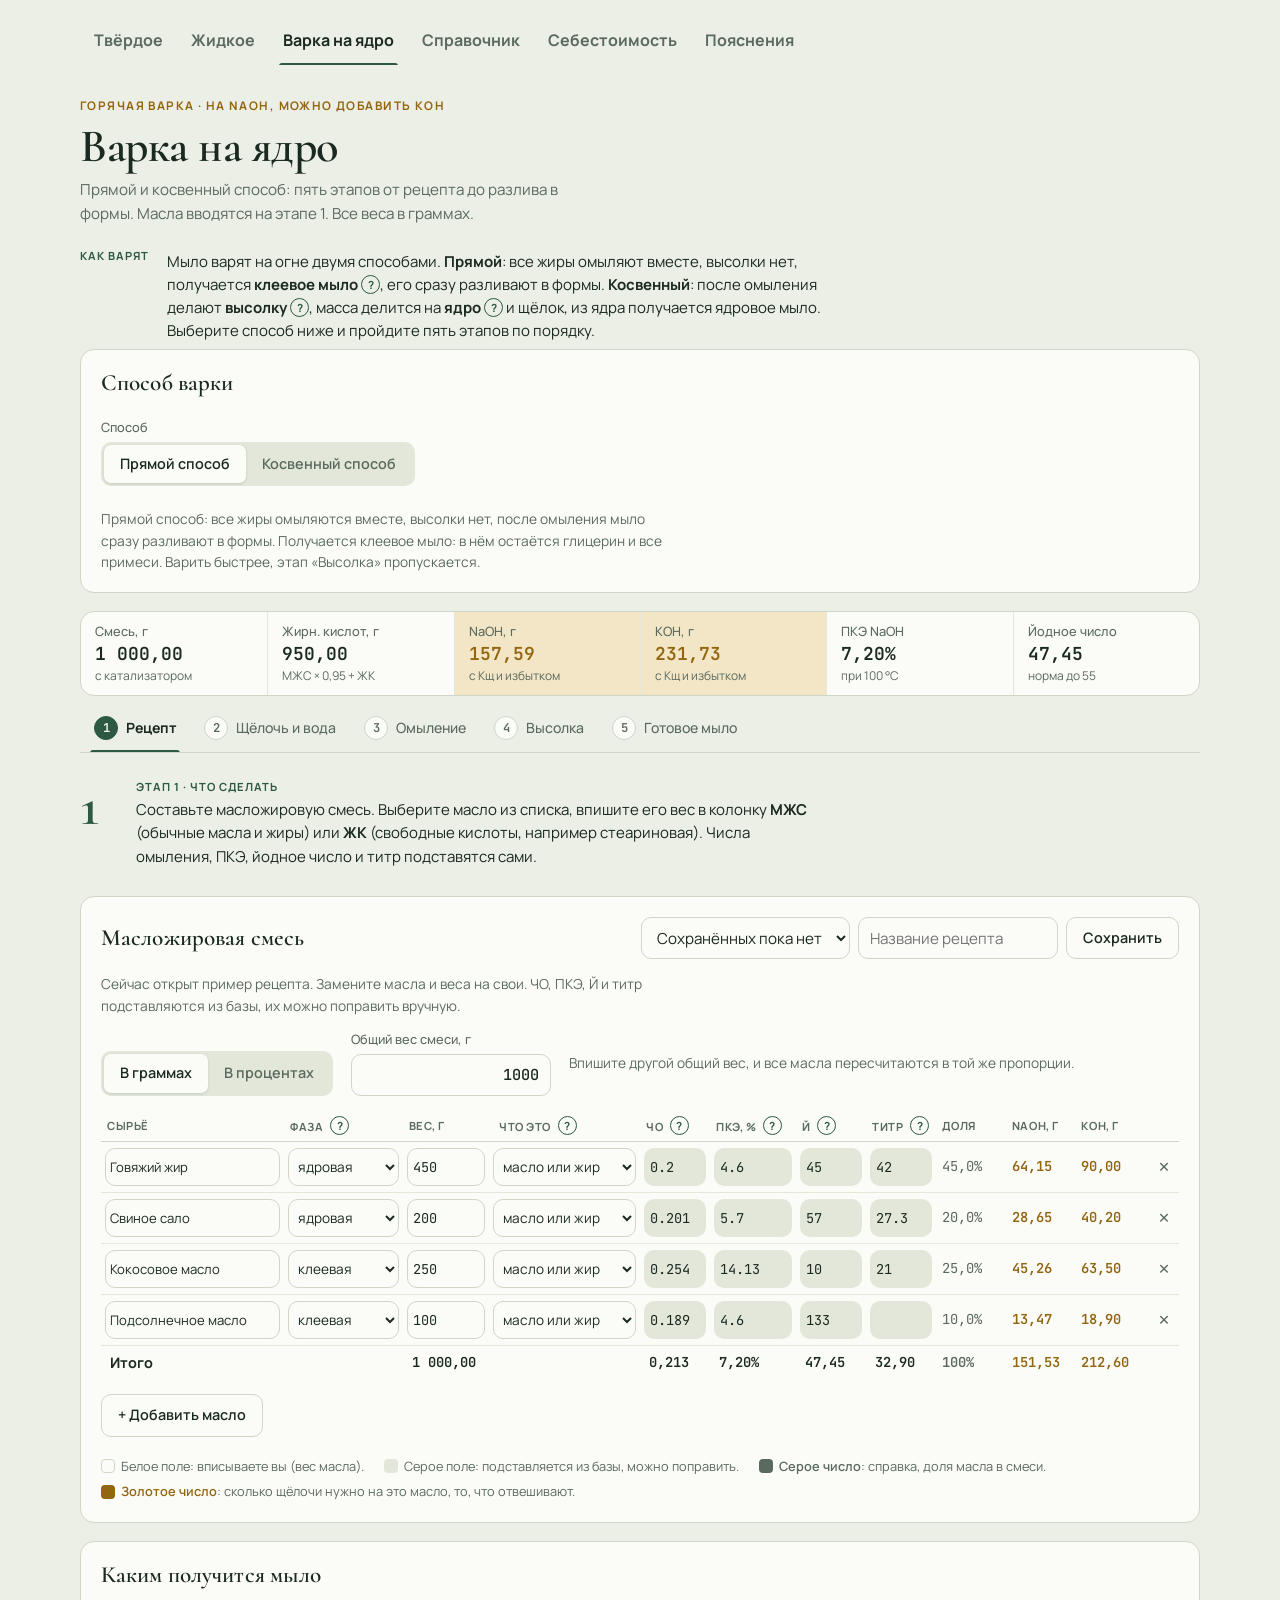
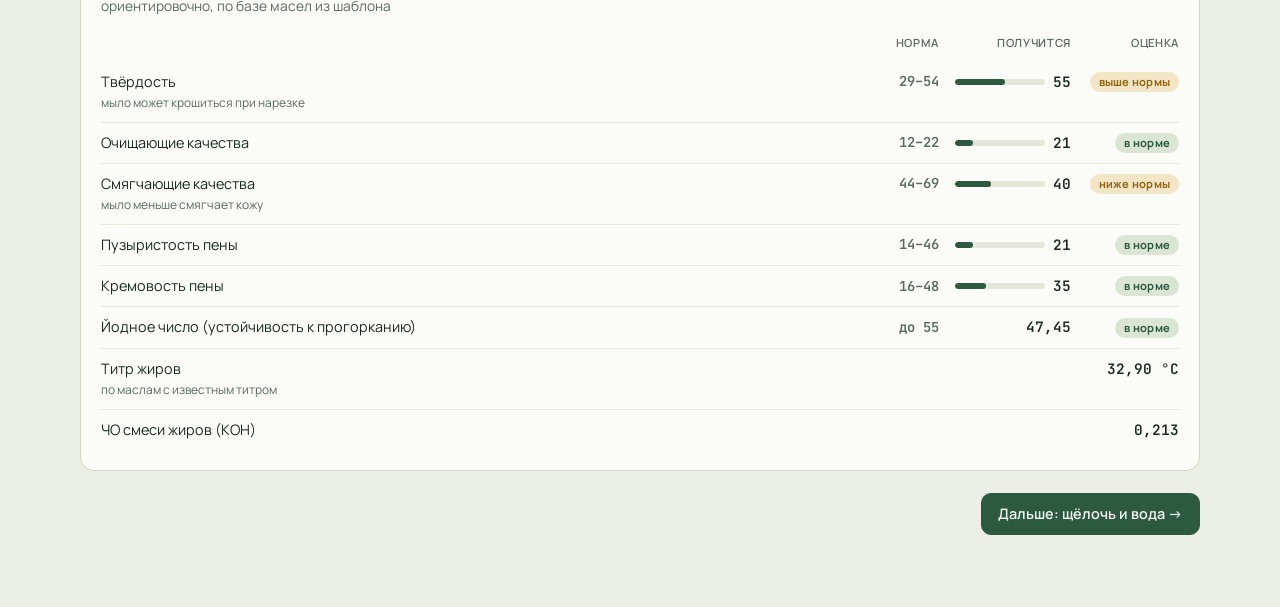
<file: index.html>
<!doctype html>
<html lang="ru">
<head>
<meta charset="utf-8">
<meta name="viewport" content="width=device-width,initial-scale=1,viewport-fit=cover">
<title>Калькулятор мыла</title>
<link rel="preconnect" href="https://fonts.googleapis.com">
<link rel="preconnect" href="https://fonts.gstatic.com" crossorigin>
<link rel="stylesheet" href="https://fonts.googleapis.com/css2?family=Cormorant:wght@500;600;700&family=Manrope:wght@400;500;600;700&family=JetBrains+Mono:wght@400;600&display=swap">
<style>
/* Layout: журнал варки в цветах алеппского мыла — лавровая зелень внутри, золотистая корка снаружи.
   Сверху сводка и лента этапов, ниже один этап: «что сделать», «что отвесить», затем расчёты и замеры. */
:root{
  --bg:#ecefe6; --surface:#fbfcf8; --sunk:#e2e7da; --line:#cfd6c5; --line-soft:#e3e8db;
  --ink:#1b2a21; --muted:#5b6a5e; --accent:#2c5940; --accent-ink:#f5f8f0; --accent-soft:#dae6d3;
  --lye:#94650f; --lye-soft:#f2e6c6; --bad:#a63f2e; --bad-soft:#f4ddd6;
  --f-display:"Cormorant","Cormorant Garamond",Georgia,"Times New Roman",serif;
  --f-ui:"Manrope","Segoe UI",system-ui,-apple-system,Roboto,sans-serif;
  --f-num:"JetBrains Mono",ui-monospace,"Cascadia Mono",Consolas,monospace;
  --r:14px; --r-s:10px;
}
@media (prefers-color-scheme:dark){:root:not([data-theme="light"]){
  --bg:#101712; --surface:#172019; --sunk:#1f2a22; --line:#2e3c32; --line-soft:#243028;
  --ink:#e5ece2; --muted:#9aa89c; --accent:#8cc49f; --accent-ink:#0e1711; --accent-soft:#1e3326;
  --lye:#e2b65c; --lye-soft:#382d15; --bad:#ee8f7e; --bad-soft:#3b211c; color-scheme:dark}}
:root[data-theme="dark"]{
  --bg:#101712; --surface:#172019; --sunk:#1f2a22; --line:#2e3c32; --line-soft:#243028;
  --ink:#e5ece2; --muted:#9aa89c; --accent:#8cc49f; --accent-ink:#0e1711; --accent-soft:#1e3326;
  --lye:#e2b65c; --lye-soft:#382d15; --bad:#ee8f7e; --bad-soft:#3b211c; color-scheme:dark}
*{box-sizing:border-box}
[hidden]{display:none!important}
body{background:var(--bg);color:var(--ink);font:15px/1.55 var(--f-ui);padding:0 16px 64px;-webkit-font-smoothing:antialiased}
.wrap{max-width:1120px;margin:0 auto}
h1,h2,h3{text-wrap:balance;margin:0;line-height:1.15}
h1{font:600 clamp(2rem,5vw,2.9rem)/1.02 var(--f-display);letter-spacing:-.01em}
h2{font:600 1.45rem/1.15 var(--f-display);letter-spacing:.005em}
h3{font-size:.72rem;font-weight:700;text-transform:uppercase;letter-spacing:.09em;color:var(--muted)}
p{margin:0}
b{font-weight:700}
.num,input.n,td.n,th.n,dd{font-family:var(--f-num);font-variant-numeric:tabular-nums}

/* header */
header.top{display:flex;flex-wrap:wrap;gap:16px 32px;align-items:end;justify-content:space-between;padding-block:32px 20px}
header.top .eyebrow{font-size:.74rem;font-weight:700;letter-spacing:.12em;text-transform:uppercase;color:var(--lye)}
header.top .sub{color:var(--muted);font-size:.95rem;max-width:58ch}
.mode{display:grid;gap:6px;justify-items:start}
.mode .note{display:flex;gap:6px;align-items:center}

/* sticky summary + stepper */
.sticky{position:sticky;top:env(safe-area-inset-top,0px);z-index:5;background:var(--bg);padding-block:10px 0;display:grid;gap:10px;margin-bottom:24px}
.tiles{display:grid;grid-template-columns:repeat(6,minmax(0,1fr));background:var(--surface);border:1px solid var(--line);border-radius:var(--r);overflow:hidden}
.tile{padding:10px 14px;display:grid;gap:1px;border-left:1px solid var(--line-soft);min-width:0}
.tile:first-child{border-left:0}
.tile .l{font-size:.72rem;color:var(--muted);white-space:nowrap;overflow:hidden;text-overflow:ellipsis}
.tile .v{font:600 1.12rem/1.25 var(--f-num);font-variant-numeric:tabular-nums}
.tile .u{font-size:.7rem;color:var(--muted);white-space:nowrap;overflow:hidden;text-overflow:ellipsis}
.tile.lye{background:var(--lye-soft)}
.tile.lye .v{color:var(--lye)}
.steps{display:flex;align-items:center;gap:0;overflow-x:auto;scrollbar-width:none;border-bottom:1px solid var(--line)}
.steps::-webkit-scrollbar{display:none}
.steps button{font:inherit;font-size:.92rem;font-weight:600;border:0;background:none;color:var(--muted);padding:10px 14px 12px;cursor:pointer;white-space:nowrap;display:flex;gap:8px;align-items:center;position:relative}
.steps button b{display:inline-grid;place-items:center;width:24px;height:24px;border-radius:50%;border:1.5px solid var(--line);font:600 .76rem var(--f-num);color:var(--muted);background:var(--surface)}
.steps button[aria-current="step"]{color:var(--ink)}
.steps button[aria-current="step"]::after{content:"";position:absolute;left:10px;right:10px;bottom:-1px;height:3px;border-radius:3px 3px 0 0;background:var(--accent)}
.steps button[aria-current="step"] b{background:var(--accent);border-color:var(--accent);color:var(--accent-ink)}
.steps button.done b{background:var(--accent-soft);border-color:var(--accent-soft);color:var(--accent)}
.steps button.done b::before{content:"✓"}
.steps button.done b span{display:none}
.steps .sep{flex:0 0 1px;height:22px;background:var(--line);margin:0 8px}
.steps button.tool{font-weight:500}
.steps button:hover{color:var(--ink)}

/* panels */
section.panel{display:grid;gap:18px}
.block{background:var(--surface);border:1px solid var(--line);border-radius:var(--r);padding:20px;display:grid;gap:14px;min-width:0;align-content:start}
.block>header{display:flex;flex-wrap:wrap;gap:6px 12px;align-items:center;justify-content:space-between}
.block>header .note{flex-basis:100%}
.note{color:var(--muted);font-size:.86rem;max-width:72ch}
.grid2{display:grid;grid-template-columns:repeat(auto-fit,minmax(min(100%,360px),1fr));gap:18px}
.fields{display:grid;grid-template-columns:repeat(auto-fill,minmax(min(100%,190px),1fr));gap:12px 16px}
label.f{display:flex;flex-wrap:wrap;gap:4px 6px;align-items:center;align-content:start;font-size:.8rem;font-weight:500;color:var(--muted)}
label.f>input,label.f>select{flex:1 0 100%}
label.f.check{color:var(--ink);font-size:.86rem}
label.f.check>input{flex:0 0 auto;width:18px;height:18px;min-height:0;padding:0;margin:0;accent-color:var(--accent)}
input,select{font:inherit;color:var(--ink);background:var(--surface);border:1px solid var(--line);border-radius:var(--r-s);padding:9px 11px;min-height:42px;width:100%;min-width:0;transition:border-color .15s,box-shadow .15s}
input.n{text-align:right;font-size:.95rem}
input.n:not(.manual){background:var(--sunk);border-color:transparent}
input.manual{background:var(--surface);border-color:var(--line)}
input:hover,select:hover{border-color:var(--muted)}
input:focus,select:focus{outline:none;border-color:var(--accent);box-shadow:0 0 0 3px var(--accent-soft)}
button:focus-visible,summary:focus-visible{outline:2px solid var(--accent);outline-offset:2px}
.seg{display:inline-flex;background:var(--sunk);border-radius:999px;padding:3px}
.seg button{font:inherit;font-weight:600;font-size:.9rem;border:0;background:none;color:var(--muted);padding:8px 16px;border-radius:999px;cursor:pointer}
.seg button[aria-pressed="true"]{background:var(--surface);color:var(--ink);box-shadow:0 1px 3px rgba(20,40,25,.14)}
.btn{font:inherit;font-weight:600;font-size:.9rem;border:1px solid var(--line);background:var(--surface);color:var(--ink);border-radius:999px;padding:9px 16px;cursor:pointer;min-height:42px}
.btn:hover{border-color:var(--muted)}
.btn.primary{background:var(--accent);border-color:var(--accent);color:var(--accent-ink)}
.btn.primary:hover{filter:brightness(1.08)}
.btn.ghost{border-color:transparent;background:none;color:var(--muted);padding:6px 10px;min-height:36px}
.btn.ghost:hover{color:var(--bad)}
.row{display:flex;flex-wrap:wrap;gap:8px;align-items:center}
.scroll{overflow-x:auto;min-width:0}

/* tables */
table{border-collapse:collapse;width:100%;font-size:.9rem}
th,td{padding:8px 8px;border-bottom:1px solid var(--line-soft);text-align:left;vertical-align:middle;white-space:nowrap}
th{font-size:.7rem;font-weight:700;color:var(--muted);text-transform:uppercase;letter-spacing:.06em;border-bottom-color:var(--line)}
td.n,th.n{text-align:right}
tfoot td{font-weight:700;border-bottom:0;border-top:1.5px solid var(--line);font-family:var(--f-num)}
tfoot td:first-child{font-family:var(--f-ui)}
table.oils input,table.oils select{min-height:38px;padding:6px 8px}
table.oils td.name{min-width:210px}
table.oils select{min-width:118px}
table.oils td.w input{width:92px}
table.oils td.p input{width:80px}
table.oils td[data-o]{color:var(--muted)}
table.oils td[data-o="na"],table.oils td[data-o="k"]{color:var(--lye);font-weight:600}

/* key-value results */
.kv{display:grid;grid-template-columns:1fr auto;gap:0 16px;margin:0}
.kv>div{display:contents}
.kv dt,.kv dd{padding:9px 0;border-bottom:1px solid var(--line-soft);margin:0}
.kv>div:last-child dt,.kv>div:last-child dd{border-bottom:0}
.kv dt{font-size:.92rem}
.kv dd{text-align:right;font-weight:600;align-self:start}
.kv dt small{display:block;color:var(--muted);font-size:.76rem;margin-top:1px}
.kv .hl dd{color:var(--lye)}
.kv .hl dt{font-weight:600}

/* "what to weigh" */
.weigh{display:grid;grid-template-columns:repeat(auto-fit,minmax(min(100%,150px),1fr));gap:1px;background:var(--line-soft);border-radius:var(--r-s);overflow:hidden}
.weigh div{background:var(--surface);padding:12px 14px;display:grid;gap:2px;min-width:0}
.weigh .l{font-size:.78rem;color:var(--muted)}
.weigh .v{font:600 1.6rem/1.15 var(--f-num);font-variant-numeric:tabular-nums}
.weigh .v small{font-size:.85rem;color:var(--muted);margin-left:3px}
.weigh .lye .v{color:var(--lye)}

/* chips, bars, scale */
.chip{display:inline-block;font:700 .7rem/1.6 var(--f-ui);padding:1px 9px;border-radius:999px;background:var(--sunk);color:var(--muted);vertical-align:1px;letter-spacing:.02em}
.chip.ok{background:var(--accent-soft);color:var(--accent)}
.chip.warn{background:var(--lye-soft);color:var(--lye)}
.chip.bad{background:var(--bad-soft);color:var(--bad)}
.warnbox{background:var(--lye-soft);color:var(--ink);border-radius:var(--r-s);padding:12px 14px;font-size:.88rem}
.warnbox:empty{display:none}
.scale{display:grid;grid-template-columns:repeat(auto-fit,minmax(120px,1fr));gap:3px;font-size:.78rem}
.scale div{background:var(--sunk);padding:8px;color:var(--muted);min-width:0;overflow-wrap:anywhere;hyphens:auto;line-height:1.3}
.scale div:first-child{border-radius:var(--r-s) 0 0 var(--r-s)}
.scale div:last-child{border-radius:0 var(--r-s) var(--r-s) 0}
.scale div.on{background:var(--accent);color:var(--accent-ink)}
.scale b{display:block;font:600 .74rem var(--f-num);margin-bottom:2px}
.bar{height:6px;background:var(--sunk);border-radius:3px;overflow:hidden;min-width:60px}
.bar i{display:block;height:100%;background:var(--accent);border-radius:3px}

/* stage intro */
.todo{display:grid;grid-template-columns:auto 1fr;gap:4px 18px;align-items:start;padding:4px 0 6px}
.todo .big{grid-row:span 3;font:600 3.6rem/0.9 var(--f-display);color:var(--accent);min-width:1.4ch}
.todo h3{color:var(--accent)}
.todo p,.todo div{max-width:76ch;font-size:.98rem}
.todo div p+p{margin-top:6px}
.alert{background:var(--lye-soft);border-radius:var(--r-s);padding:12px 16px;font-size:.92rem}
.alert::before{content:"Важно. ";font-weight:700;color:var(--lye)}
.nextrow{display:flex;justify-content:space-between;gap:10px;flex-wrap:wrap;padding-top:4px}
.legend{display:flex;flex-wrap:wrap;gap:6px 16px;font-size:.8rem;color:var(--muted)}

/* help */
.q{font:700 .7rem/1 var(--f-ui);width:19px;height:19px;border-radius:50%;border:1.5px solid currentColor;background:transparent;color:var(--accent);cursor:pointer;padding:0;display:inline-grid;place-items:center;flex:0 0 auto;text-transform:none;letter-spacing:0;vertical-align:1px}
.q.static{cursor:default}
.q:not(.static):hover{background:var(--accent);border-color:var(--accent);color:var(--accent-ink)}
details.more{gap:0}
details.more[open]{gap:14px}
details.more summary{cursor:pointer;display:flex;gap:4px 12px;align-items:baseline;flex-wrap:wrap;list-style:none}
details.more summary::-webkit-details-marker{display:none}
details.more summary h2::after{content:" +";color:var(--muted);font-family:var(--f-ui);font-weight:400}
details.more[open] summary h2::after{content:" −"}
details.more p+p{margin-top:8px}
.sheet{position:fixed;left:0;right:0;bottom:0;z-index:20;display:flex;justify-content:center;padding:0 12px calc(12px + env(safe-area-inset-bottom,0px))}
.sheet-in{background:var(--surface);border:1px solid var(--line);border-radius:18px;box-shadow:0 18px 50px rgba(10,25,15,.22);padding:16px 18px 18px;max-width:560px;width:100%;display:grid;gap:8px;animation:up .18s ease-out}
.sheet-in h2{font-size:1.35rem}
@keyframes up{from{transform:translateY(12px);opacity:.4}to{transform:none;opacity:1}}
.gloss{display:grid;grid-template-columns:repeat(auto-fill,minmax(min(100%,300px),1fr));gap:16px 28px;margin:0}
.gloss div{display:grid;gap:3px}
.gloss dt{font:600 1.15rem var(--f-display)}
.gloss dd{margin:0;color:var(--muted);font-size:.88rem}
.toast{position:fixed;left:50%;bottom:calc(20px + env(safe-area-inset-bottom,0px));transform:translateX(-50%);background:var(--ink);color:var(--bg);padding:9px 16px;border-radius:999px;font-size:.88rem;font-weight:600;z-index:30}

.unitbar{display:flex;flex-wrap:wrap;gap:10px 18px;align-items:end}
.unitbar .total{width:200px}
.unitbar .note{flex:1 1 240px;align-self:center}
.unitbar .note.bad{color:var(--bad);font-weight:600}
/* phone */
@media (max-width:760px){
  header.top{padding-block:22px 12px}
  .tiles{grid-template-columns:repeat(3,minmax(0,1fr))}
  .tile{padding:7px 10px}
  .tile:nth-child(4){border-left:0}
  .tile:nth-child(n+4){border-top:1px solid var(--line-soft)}
  .tile .u{display:none}
  .tile .v{font-size:.95rem}
  .block{padding:16px}
  .todo{grid-template-columns:1fr}
  .todo .big{display:none}
  .scale{grid-template-columns:repeat(3,minmax(0,1fr))}
  .scale div{border-radius:6px!important}
  /* масла карточками */
  table.oils thead{display:none}
  table.oils,table.oils tbody,table.oils tfoot{display:block}
  table.oils tbody tr{display:grid;grid-template-columns:repeat(2,minmax(0,1fr));gap:8px 10px;padding:12px;border:1px solid var(--line);border-radius:var(--r-s);margin-bottom:10px;position:relative}
  table.oils tbody td{display:grid;gap:3px;border:0;padding:0;white-space:normal;min-width:0}
  table.oils tbody td::before{content:attr(data-label);font:600 .68rem var(--f-ui);text-transform:uppercase;letter-spacing:.06em;color:var(--muted)}
  table.oils tbody td.name{grid-column:1/-1;min-width:0;padding-right:36px}
  table.oils tbody td.w input,table.oils tbody td.p input{width:100%}
  table.oils tbody td[data-o]{text-align:left}
  table.oils tbody td.del{position:absolute;top:8px;right:6px}
  table.oils tbody td.del::before{display:none}
  table.oils tfoot tr{display:grid;grid-template-columns:repeat(2,minmax(0,1fr));gap:4px 10px;padding:12px;background:var(--sunk);border-radius:var(--r-s)}
  table.oils tfoot td{border:0;padding:0;text-align:left;display:flex;justify-content:space-between;gap:6px}
  table.oils tfoot td::before{content:attr(data-label);font-family:var(--f-ui);font-weight:500;color:var(--muted);font-size:.8rem}
  table.oils tfoot td:first-child,table.oils tfoot td:empty{display:none}
}
@media (prefers-reduced-motion:reduce){*{transition:none!important;animation:none!important}}
.vtabs{display:inline-flex;justify-self:start;width:max-content;gap:2px;background:var(--sunk);border-radius:999px;padding:3px;margin-bottom:12px}
.vtabs button{font:inherit;font-weight:500;border:0;background:none;color:var(--muted);padding:7px 16px;border-radius:999px;cursor:pointer}
.vtabs button[aria-selected="true"]{background:var(--surface);color:var(--ink);box-shadow:0 1px 3px rgba(0,0,0,.12)}
label.f{align-content:end}
.fields label.f{align-items:end}
@media (min-width:761px){
  table.oils{table-layout:fixed;width:100%}
  .scroll:has(#oils){overflow-x:visible}
  table.oils th,table.oils td{white-space:normal;padding:6px 4px}
  table.oils th{font-size:.62rem;letter-spacing:.03em}
  table.oils td.name,table.oils select{min-width:0}
  table.oils th:first-child{width:22%}
  table.oils td input,table.oils td select,table.oils td.w input,table.oils td.p input{width:100%;padding:6px 5px;font-size:.85rem}
  table.oils th:last-child{width:34px}
  table.oils td[data-o]{font-size:.8rem}
}
details.more summary{align-items:center;flex-wrap:nowrap}
details.more summary .note{flex:1}
details.more summary h2::after{content:none}
details.more summary::after{content:"Показать ▾";flex:none;margin-left:auto;font:500 .85rem var(--f-ui);color:var(--accent);border:1px solid var(--accent);border-radius:999px;padding:5px 14px}
details.more[open] summary::after{content:"Скрыть ▴"}
details.more summary:hover::after{background:var(--accent-soft)}
@media (max-width:760px){details.more summary{flex-wrap:wrap}}
/* консистентность */
.block>header .note,details.more summary .note{flex-basis:100%;margin:0;text-align:left}
details.more summary{flex-wrap:wrap}
details.more summary h2{flex:1}
details.more summary::after{order:2}
details.more summary .note{order:3}
.kv{column-gap:0}
.kv dd{padding-left:16px}
input,select,input.n{min-height:42px;height:42px;font-size:.95rem}
table.oils input,table.oils select{height:38px;min-height:38px}
.btn,.btn.ghost{min-height:42px;padding:9px 16px}
.btn.ghost{border-color:var(--line);background:none;color:var(--muted)}
.btn.ghost:hover{border-color:var(--bad);color:var(--bad)}
.fields{grid-template-columns:repeat(auto-fill,minmax(min(100%,200px),1fr))}
@media (min-width:761px){table.oils th:nth-child(2){width:11%}}
.kv dd{align-self:stretch}
.block>header{display:grid;grid-template-columns:1fr auto;align-items:center}
.block>header>.note{grid-column:1/-1}
table.oils .btn.ghost{border-color:transparent;min-height:32px;padding:4px 8px}
table.oils input,table.oils select{font-size:.85rem}
table.oils td input{padding:4px 4px;font-size:.82rem}
/* одно правило для элементов управления: радиус как у полей, высота 42 */
.btn,.seg,.vtabs,details.more summary::after{border-radius:var(--r-s)}
.seg button,.vtabs button{border-radius:calc(var(--r-s) - 3px);min-height:36px}
.vtabs button{font-weight:600;font-size:.9rem}
details.more summary::after{font-weight:600;font-size:.9rem;padding:9px 16px;border-color:var(--line);color:var(--ink)}
details.more summary{display:grid;grid-template-columns:1fr auto;align-items:center;gap:4px 12px}
details.more summary .note{grid-column:1/-1;grid-row:2}
details.more summary::after{grid-column:2;grid-row:1}
label.f{white-space:nowrap}
.fields{grid-template-columns:repeat(auto-fill,minmax(min(100%,210px),1fr))}
@media (min-width:761px){table.oils th:first-child{width:19%}table.oils th:nth-child(4){width:10.5%}table.oils th:nth-child(3){width:8%}}
input[type=number]{-moz-appearance:textfield;appearance:textfield}
input[type=number]::-webkit-inner-spin-button,input[type=number]::-webkit-outer-spin-button{-webkit-appearance:none;margin:0}
table.oils th{white-space:nowrap}
@media (min-width:761px){table.oils th:first-child{width:17%}table.oils th:nth-child(4){width:14%}table.oils th.kind{padding-left:10px}}
@media (min-width:761px){table.oils th,table.oils td,table.oils td input.n{text-align:left}table.oils th{padding-left:6px}table.oils th .q{margin-left:4px}table.oils td[data-o]{padding-left:6px}}
@media (min-width:761px){table.oils th:nth-child(6){width:8%}table.oils th:nth-child(5),table.oils th:nth-child(7),table.oils th:nth-child(8){width:6.5%}}
.howto{margin:0;padding-left:1.3em;display:grid;gap:10px;max-width:80ch}
.howto li{line-height:1.5}
#step-help .block p{max-width:80ch}
.gloss div{align-content:start}
.gloss dd{font-family:var(--f-ui);line-height:1.5}
.gloss dt{font-family:var(--f-ui);font-weight:700}
label.f.check,.fields label.f.check{display:flex;flex-wrap:nowrap;align-items:center;align-content:center;gap:8px;white-space:normal}
label.f.check>input{order:-1}
.fields label.f.check{grid-column:1/-1;justify-content:start;white-space:nowrap}
.kv .hl dt{font-weight:400}
/* единая шкала: текст 15 / строки и числа 14.4 / подписи 12.8 / мелкое 12 / заголовки таблиц 11.2 */
.todo p,#step-help .block p,.howto li{font-size:15px}
.kv dt{font-size:.9rem}
.kv dd{font-size:.9rem;font-weight:600}
.kv dt small,.tile .u,small{font-size:.75rem}
label.f,.weigh .l,#weigh .l,.tile .l,.sticky .tile .l{font-size:.8rem;font-weight:500;color:var(--muted)}
.note,span.note,p.note{font-size:.86rem}
th,th.n,table.oils th,table.oils th.kind,.u-lab{font-family:var(--f-ui)!important;font-size:.7rem!important;font-weight:700;letter-spacing:.05em;text-transform:uppercase;color:var(--muted)}
td.n,table.oils td[data-o]{font-family:var(--f-num);font-size:.86rem;font-weight:400}
tfoot td,tfoot td.n{font-weight:700}
table.oils td[data-o="na"],table.oils td[data-o="k"]{font-weight:600}
.gloss dt{font-size:15px}
.scale b{font-size:.75rem}
.gloss dd,#step-help .block p.note{font-size:.86rem}
.scale div{font-size:.8rem}
.steps button,.alert{font-size:.9rem}
h3,.todo h3{font-size:.7rem}
/* контрольная проверка */
table th{white-space:normal}
#sol td input,#pkefa td input{width:72px!important}
@media (max-width:760px){
  .block>header .row{flex-wrap:wrap;width:100%;grid-column:1/-1}
  .block>header .row>*{flex:1 1 100%;width:100%!important;max-width:none!important;min-width:0!important}
  .block>header .row>.btn{flex:1 1 40%}
  #costs td input[aria-label="Статья"]{min-width:150px}
  #adds td input[data-k="n"]{min-width:120px}
}
details.more,details.more>*{min-width:0;max-width:100%}
details.more summary .note{white-space:normal}
.block,details.more{grid-template-columns:minmax(0,1fr)}
#sol th,#sol td{padding:6px 5px}
#sol td input{width:60px!important;padding:6px 6px}
@media (max-width:760px){#costs td:first-child{min-width:190px}#costs td:first-child input{width:100%}}
details.more summary h2::after,details.more[open] summary h2::after{content:none}
@media (min-width:761px){table.oils tfoot td{padding-left:9px;font-weight:600}table.oils tfoot td#t-p,table.oils tfoot td#t-naoh,table.oils tfoot td#t-koh{padding-left:6px}table.oils tfoot td:first-child{font-weight:700}}
.legend{list-style:none;margin:6px 0 0;padding:0;display:flex;flex-wrap:wrap;gap:6px 20px;font-size:.8rem;color:var(--muted)}
.legend li{display:flex;align-items:center;gap:6px}
.sw{display:inline-block;width:14px;height:14px;border-radius:4px;flex:none}
.sw-in{background:var(--surface);border:1px solid var(--line)}.sw-db{background:var(--sunk)}
.sw-mu{background:var(--muted)}.sw-ly{background:var(--lye)}
.lg-mu{color:var(--muted);font-weight:600}.lg-ly{color:var(--lye);font-weight:600}
table.oils tfoot #t-naoh,table.oils tfoot #t-koh{color:var(--lye)}
table.oils tfoot #t-p{color:var(--muted)}
.beg-pick{display:flex;flex-wrap:wrap;gap:12px 32px;margin:8px 0}
.beg-pick>div{display:grid;gap:4px;justify-items:start}
.pick-l{font-size:.8rem;font-weight:500;color:var(--muted)}
#beg-steps td.how{color:var(--muted);font-size:.86rem;white-space:normal;min-width:200px}
#beg-steps td,#beg-steps th,#beg-oils td,#beg-oils th{white-space:normal}
#beg-steps td:first-child{width:32px;color:var(--muted)}
#beg-steps tr.hl td{font-weight:600}
#beg-steps tr.hl td.n{color:var(--lye)}
#beg-oils tfoot td{font-weight:700;border-top:1.5px solid var(--line)}
#beg-todo{margin-top:12px}
.note-safe{margin-bottom:6px}
@media (max-width:760px){
  #beg-steps thead{display:none}
  #beg-steps,#beg-steps tbody{display:block}
  #beg-steps tr{display:grid;grid-template-columns:24px 1fr auto;gap:2px 8px;padding:10px 0;border-bottom:1px solid var(--line-soft)}
  #beg-steps td{border:0;padding:0}
  #beg-steps td.how{grid-column:2/-1;min-width:0}
  #beg-oils td,#beg-oils th{padding:8px 4px;font-size:.8rem}
}
@media (max-width:760px){#beg-steps td.n{grid-column:3;grid-row:1;white-space:nowrap;text-align:right}#beg-steps td.how{grid-row:2}}
.tabs{border-bottom:0}
.tabs button{font-size:1rem;font-weight:700;color:var(--muted)}
.tabs button[aria-current="page"]{color:var(--ink)}
.tabs button[aria-current="page"]::after{content:"";position:absolute;left:10px;right:10px;bottom:-1px;height:3px;border-radius:3px 3px 0 0;background:var(--accent)}
.stepnav{border-bottom:1px solid var(--line)}
.stepnav button{font-size:.88rem;font-weight:500}
.stepnav button[aria-current="step"]{font-weight:700}
@media (max-width:760px){.tabs button{font-size:.9rem;padding:10px 10px 12px}}
@media (max-width:760px){.tabs{flex-wrap:wrap;overflow:visible}.tabs button{padding:8px 10px 10px}}
select:disabled{opacity:1;color:var(--ink);background:transparent;border-color:transparent;box-shadow:none;padding-left:0;cursor:default;-webkit-appearance:none;appearance:none;font-weight:600}
#tabs{position:sticky;top:env(safe-area-inset-top,0px);z-index:6;background:var(--bg);padding-top:10px}
.sticky{top:calc(env(safe-area-inset-top,0px) + var(--tabh,48px))}
body:not([data-view="calc"]) .mode,body:not([data-view="calc"]) .sticky{display:none}
}
#beg-recipe .wv{color:var(--lye);font-weight:700}
#beg-recipe tr.sep td{border-top:2px solid var(--line)}
.beg-props-head{display:flex;justify-content:flex-end;gap:12px;font-size:.7rem;font-weight:600;letter-spacing:.06em;text-transform:uppercase;color:var(--muted);margin:4px 0 -4px}
.beg-props-head span:nth-child(1){min-width:64px;text-align:right}.beg-props-head span:nth-child(2){min-width:120px;text-align:right}.beg-props-head span:nth-child(3){min-width:96px;text-align:right}
#step-beg .fields{grid-template-columns:repeat(auto-fit,minmax(min(100%,150px),1fr))}
#step-beg .fields label.f{white-space:nowrap}
body:not([data-view="calc"]) #calc-intro{display:none}
#calc-intro{margin-bottom:8px}
@media (max-width:600px){
#props,#beg-props{grid-template-columns:minmax(0,1fr)}
#props dt,#beg-props dt{border-bottom:0;padding-bottom:2px}
#props dd,#beg-props dd{padding-top:2px}
#props .prow,#beg-props .prow{justify-content:space-between!important;gap:8px!important}
#props .prow>span,#beg-props .prow>span{min-width:0!important}
#props .nrm::before,#beg-props .nrm::before{content:"норма "}
#props .bar,#beg-props .bar{width:60px!important}
.beg-props-head{display:none}
#beg-adds input[data-k=n]{min-width:0;width:100%}
#beg-adds td{padding-inline:3px}
}
@media (max-width:600px){.stepnav{flex-wrap:wrap;overflow:visible}.stepnav button{padding:8px 8px 10px;gap:6px}}
@media (max-width:600px){
.sticky{position:static}
table.mcard thead{display:none}
table.mcard,table.mcard tbody,table.mcard tfoot{display:block;width:100%}
table.mcard tfoot tr{display:flex;justify-content:space-between;gap:12px}
table.mcard tbody tr[data-i]{display:grid;grid-template-columns:repeat(3,minmax(0,1fr)) auto;gap:4px 8px;align-items:end;padding:10px 0;border-bottom:1px solid var(--line)}
table.mcard tbody td{border:0;padding:0;min-width:0}
table.mcard tbody td:first-child{grid-column:1/-1}
table.mcard tbody td[data-label]::before{content:attr(data-label);display:block;font-size:.8rem;font-weight:500;color:var(--muted);text-align:left;margin-bottom:4px;font-family:var(--f-ui);white-space:nowrap;overflow:hidden;text-overflow:ellipsis}
table.mcard tbody input{width:100%!important}
table.mcard tbody td[data-o]{align-self:end;padding-bottom:12px}
#gost tbody tr{display:grid;grid-template-columns:1fr 1fr;gap:4px 12px;padding:10px 0;border-bottom:1px solid var(--line)}
#gost tbody td:first-child{font-weight:600}
#beg-acids tbody tr[data-i]{grid-template-columns:repeat(4,minmax(0,1fr)) auto}
#costs.mcard tbody tr[data-i]{grid-template-columns:repeat(2,minmax(0,1fr))}
#costs.mcard tbody td:last-child{grid-column:1/-1;justify-self:end}
.seg button{white-space:nowrap;padding-inline:12px;font-size:.88rem}
#step-beg .fields,#step-2 .fields,#step-3 .fields,#step-5 .fields,#step-ref .fields,#step-cost .fields{grid-template-columns:repeat(2,minmax(0,1fr))}
#beg-adds th,#beg-adds td,#adds th,#adds td,#beg-recipe th,#beg-recipe td,#sol th,#sol td{padding-inline:3px;font-size:.82rem}
#beg-adds td input,#adds td input{min-width:0}
#sol td input{width:52px!important;padding-inline:4px}
#beg-recipe th{white-space:normal}
}
@media (max-width:600px){.scroll table td,.scroll table th{white-space:normal}#pkefa th,#pkefa td{padding-inline:3px;font-size:.8rem}#pkefa td input{width:56px!important}#carb td,#carb th{padding-inline:3px;font-size:.82rem}}
.pickbox{position:absolute;z-index:60;max-height:320px;overflow:auto;background:var(--surface);border:1px solid var(--line);border-radius:10px;box-shadow:0 8px 24px rgba(0,0,0,.12);padding:4px 0}
.pickbox .opt{padding:8px 12px;cursor:pointer;font-size:.92rem;line-height:1.3}
.pickbox .opt small{display:block;color:var(--muted);font-size:.78rem}
.pickbox .opt:hover,.pickbox .opt.on{background:var(--sunk)}
.pickbox .none{padding:10px 12px;color:var(--muted);font-size:.85rem}
</style>
</head>
<body>
<div class="wrap">
<nav class="steps tabs" id="tabs" aria-label="Разделы">
    <button type="button" data-tab="hard">Твёрдое</button>
    <button type="button" data-tab="liquid">Жидкое</button>
    <button type="button" data-tab="calc" aria-current="page">Варка на ядро</button>
    <button type="button" data-tab="ref">Справочник</button>
    <button type="button" data-tab="cost">Себестоимость</button>
    <button type="button" data-tab="help">Пояснения</button>
  </nav>
<header class="top">
  <div style="display:grid;gap:8px">
    <span class="eyebrow" id="hd-eyebrow">Горячая варка · на NaOH, можно добавить KOH</span>
    <h1 id="hd-h1">Варка на ядро</h1>
    <p class="sub" id="hd-sub">Горячая варка по шаблону: пять этапов от рецепта до разлива в формы. На каждом этапе написано, что делать, а значок <span class="q static">?</span> объясняет термин. Все веса в граммах.</p>
  </div>
</header>

<div id="calc-intro">
  <div class="todo">
    <h3>Как варят</h3>
    <p>Мыло варят на огне двумя способами. <b>Прямой</b>: все жиры омыляют вместе, высолки нет, получается <b>клеевое мыло</b> <button type="button" class="q" data-t="Клеевое мыло">?</button>, его сразу разливают в формы. <b>Косвенный</b>: после омыления делают <b>высолку</b> <button type="button" class="q" data-t="Высолка">?</button>, масса делится на <b>ядро</b> <button type="button" class="q" data-t="Ядро">?</button> и щёлок, из ядра получается ядровое мыло. Выберите способ ниже и пройдите пять этапов по порядку.</p>
  </div>
  <div class="block">
    <header><h2>Способ варки</h2></header>
    <div class="beg-pick"><div><span class="pick-l">Способ</span>
      <div class="seg" role="group" aria-label="Способ варки">
        <button type="button" id="m-direct" aria-pressed="true">Прямой способ</button>
        <button type="button" id="m-indirect" aria-pressed="false">Косвенный способ</button>
      </div></div></div>
    <p class="note" id="mode-note"></p>
  </div>
</div>

<div class="sticky">
  <div class="tiles" id="tiles"></div>
  <nav class="steps stepnav" id="stepnav" aria-label="Этапы расчёта">
    <button type="button" data-step="1" aria-current="step"><b><span>1</span></b>Рецепт</button>
    <button type="button" data-step="2"><b><span>2</span></b>Щёлочь и вода</button>
    <button type="button" data-step="3"><b><span>3</span></b>Омыление</button>
    <button type="button" data-step="4"><b><span>4</span></b>Высолка</button>
    <button type="button" data-step="5"><b><span>5</span></b>Готовое мыло</button>
  </nav>
</div>

<!-- ============ 1 РЕЦЕПТ ============ -->
<section class="panel" id="step-1">
  <div class="todo">
    <span class="big">1</span><h3>Этап 1 · что сделать</h3>
    <p>Составьте масложировую смесь. Выберите масло из списка, впишите его вес в колонку <b>МЖС</b> (обычные масла и жиры) или <b>ЖК</b> (свободные кислоты, например стеариновая). Числа омыления, ПКЭ, йодное число и титр подставятся сами.</p>
  </div>

  <div class="block">
    <header>
      <h2>Масложировая смесь</h2>
      <div class="row">
        <select id="recipe-list" aria-label="Открыть рецепт" style="width:auto;min-width:170px;max-width:240px"></select>
        <input id="recipe-name" placeholder="Название рецепта" aria-label="Название рецепта" style="width:200px">
        <button class="btn" id="save-recipe" type="button">Сохранить</button>
        <button class="btn ghost" id="del-recipe" type="button">Удалить</button>
      </div>
    </header>
    <p class="note" id="sample-note"></p>
    <div class="unitbar">
      <div class="seg" role="group" aria-label="Как вводить масла">
        <button type="button" id="u-g" aria-pressed="true">В граммах</button>
        <button type="button" id="u-p" aria-pressed="false">В процентах</button>
      </div>
      <label class="f total" for="total">Общий вес смеси, г<input class="n manual" id="total" type="number" step="any" min="0"></label>
      <p class="note" id="unit-note"></p>
    </div>
    <div class="scroll">
      <table class="oils" id="oils">
        <thead><tr>
          <th>Сырьё</th><th>Фаза <button type="button" class="q" data-t="Фаза">?</button></th>
          <th class="n"><span class="u-lab">Вес, г</span></th>
          <th class="kind">Что это <button type="button" class="q" data-t="Тип">?</button></th>
          <th class="n">ЧО <button type="button" class="q" data-t="ЧО">?</button></th>
          <th class="n">ПКЭ, % <button type="button" class="q" data-t="ПКЭ">?</button></th>
          <th class="n">Й <button type="button" class="q" data-t="Й">?</button></th>
          <th class="n">Титр <button type="button" class="q" data-t="Титр">?</button></th>
          <th class="n">Доля</th><th class="n">NaOH, г</th><th class="n">KOH, г</th><th></th>
        </tr></thead>
        <tbody></tbody>
        <tfoot><tr>
          <td colspan="2">Итого</td><td class="n" id="t-mzs" data-label="Вес, г"></td><td class="n" id="t-fa" data-label="Кислоты"></td>
          <td class="n" id="t-sap" data-label="ЧО смеси"></td><td class="n" id="t-pke" data-label="ПКЭ"></td><td class="n" id="t-iod" data-label="Й"></td><td class="n" id="t-titr" data-label="Титр"></td>
          <td class="n" id="t-p" data-label="Доля"></td><td class="n" id="t-naoh" data-label="NaOH, г"></td><td class="n" id="t-koh" data-label="KOH, г"></td><td></td>
        </tr></tfoot>
      </table>
    </div>
    <div class="row"><button class="btn" id="add-oil" type="button">+ Добавить масло</button>
      </div>
    <ul class="legend">
      <li><i class="sw sw-in"></i><span>Белое поле: вписываете вы (вес масла).</span></li>
      <li><i class="sw sw-db"></i><span>Серое поле: подставляется из базы, можно поправить.</span></li>
      <li><i class="sw sw-mu"></i><span><span class="lg-mu">Серое число</span>: справка, доля масла в смеси.</span></li>
      <li><i class="sw sw-ly"></i><span><span class="lg-ly">Золотое число</span>: сколько щёлочи нужно на это масло, то, что отвешивают.</span></li>
    </ul>
    <datalist id="oil-names"></datalist>
    <div class="warnbox" id="oil-warn"></div>
  </div>

  <div class="block">
    <header><h2>Каким получится мыло</h2><span class="note">ориентировочно, по базе масел из шаблона</span></header>
    <div class="beg-props-head"><span>норма</span><span>получится</span><span>оценка</span></div>
    <dl class="kv" id="props"></dl>
  </div>
  <div class="nextrow"><span></span><button class="btn primary" type="button" data-go="2">Дальше: щёлочь и вода →</button></div>
</section>

<!-- ============ 2 ЩЁЛОЧЬ ============ -->
<section class="panel" id="step-2" hidden>
  <div class="todo">
    <span class="big">2</span><h3>Этап 2 · что сделать</h3>
    <p>Проверьте <b>Кщ</b> своей щёлочи (вкладка «Справочник», титрование) и подготовьте растворы. Щёлочь можно влить сразу (<b>полное внесение</b>), тогда воды нужно больше, или частями (<b>дробное внесение</b>), тогда масса гуще и ближе к нужному КЧ. Сразу подготовьте соль и щёлочь для подвижности массы.</p>
  </div>
  <div class="block">
    <h2>Параметры</h2>
    <div class="fields">
      <label class="f" for="kna">Кщ NaOH <button type="button" class="q" data-t="Кщ">?</button><input class="n manual" id="kna" type="number" step="any" value="1.02"></label>
      <label class="f" for="kk">Кщ KOH <button type="button" class="q" data-t="f:kk">?</button><input class="n manual" id="kk" type="number" step="any" value="1.04"></label>
      <label class="f" for="kch">Желаемое КЧ, % <button type="button" class="q" data-t="КЧ">?</button><input class="n manual" id="kch" type="number" step="any" value="70"></label>
      <label class="f" for="share">Доля NaOH, % <button type="button" class="q" data-t="Доля">?</button><input class="n manual" id="share" type="number" step="any" value="100"></label>
      <label class="f" for="cat">Катализатор, г <button type="button" class="q" data-t="Катализатор">?</button><input class="n manual" id="cat" type="number" step="any" value="0"></label>
      <label class="f" for="catkch">КЧ катализатора, % <button type="button" class="q" data-t="f:catkch">?</button><input class="n manual" id="catkch" type="number" step="any" value="0"></label>
      <label class="f check only-ind" for="two"><input type="checkbox" id="two"> Клеевые жиры ввести во 2-м омылении <button type="button" class="q" data-t="2-е омыление">?</button></label>
    </div>
    <p class="note only-two">Щёлочь и вода на этом этапе считаются только на ядровые жиры. Клеевые жиры из рецепта посчитаны во 2-м омылении на этапе «Высолка».</p>
  </div>
  <div class="block">
    <header><h2>Что отвесить</h2><span class="note">Всё это нужно приготовить перед варкой. Числа для случая, когда щёлочь вносят за один раз; порциями смотрите вкладку «Б» ниже.</span></header>
    <div class="weigh" id="weigh"></div>
  </div>
  <div class="block">
    <header><h2>Как вносить щёлочь</h2><button type="button" class="q" data-t="Дробное">?</button></header>
    <div class="vtabs" role="tablist">
      <button type="button" role="tab" data-v="full" aria-selected="true">А · Всё сразу</button>
      <button type="button" role="tab" data-v="frac" aria-selected="false">Б · Порциями</button>
    </div>
    <div class="vpane" data-v="full">
      <p class="note">Вся щёлочь сразу, воды столько, чтобы раствор был на 0,5% слабее ПКЭ и масса не высолилась раньше времени.</p>
      <dl class="kv" id="full"></dl>
    </div>
    <div class="vpane" data-v="frac" hidden>
      <p class="note">Щёлочь частями. Следующую порцию вносите, когда предыдущая омылилась.</p>
      <p class="note"><b>Как понять, что порция омылилась:</b> масса стала однородной и прозрачной, без жирных пятен на поверхности. Капля массы на стекле застывает прозрачной, без жирного ободка. Проба с фенолфталеином бледно-розовая или бесцветная: щёлочь израсходована. Если проба ярко-малиновая, щёлочь ещё не прореагировала, варите дальше.</p>
      <dl class="kv" id="frac"></dl>
    </div>
  </div>
  <div class="grid2">
    <div class="block">
      <header><h2>Подвижность массы</h2><button type="button" class="q" data-t="Подвижность">?</button></header>
      <p class="note" id="mob-rule"></p>
      <dl class="kv" id="mob"></dl>
    </div>
    <div class="block">
      <header><h2>Две щёлочи</h2><button type="button" class="q" data-t="Две щёлочи">?</button></header>
      <p class="note">Обычно варят на одной щёлочи. Смесь нужна, если хотите мыло мягче: долю NaOH меняют в «Параметрах».</p>
      <dl class="kv" id="split"></dl>
    </div>
  </div>
  <details class="block more">
    <summary><h2>Карбонатное омыление</h2><span class="note">если омыляете содой или поташом</span></summary>
    <div class="scroll"><table><thead><tr><th>Реактив</th><th class="n">Вес, г</th><th class="n">ПКЭ</th><th class="n">Вода, г</th><th>Р-р</th></tr></thead><tbody id="carb"></tbody></table></div>
    <p class="note">Воду для 30% растворов щёлочи можно долить на глаз.</p>
  </details>
  <div class="nextrow"><button class="btn" type="button" data-go="1">← Рецепт</button><button class="btn primary" type="button" data-go="3">Дальше: омыление →</button></div>
</section>

<!-- ============ 3 ОМЫЛЕНИЕ ============ -->
<section class="panel" id="step-3" hidden>
  <div class="todo">
    <span class="big">3</span><h3>Этап 3 · что сделать</h3>
    <p id="todo-3"></p>
    <p>Соль вводите, когда омылено около 50% сырья: она уменьшает гидролиз мыла.</p>
  </div>
  <div class="grid2">
    <div class="block">
      <h2>Взвесьте массу в котле</h2>
      <div class="fields">
        <label class="f" for="pot">Посуда <button type="button" class="q" data-t="f:pot">?</button><select id="pot"></select></label>
        <label class="f" for="tare">Вес тары, г <button type="button" class="q" data-t="f:tare">?</button><input class="n manual" id="tare" type="number" step="any" value="0"></label>
        <label class="f" for="brutto">Вес с массой (брутто), г <button type="button" class="q" data-t="f:brutto">?</button><input class="n manual" id="brutto" type="number" step="any" value="0"></label>
      </div>
      <div class="row">
        <input id="pot-name" placeholder="Название посуды" aria-label="Название посуды" style="flex:1;min-width:140px">
        <button class="btn" id="pot-save" type="button">Запомнить посуду</button>
        <button class="btn ghost" id="pot-del" type="button">Удалить из списка</button>
      </div>
      <dl class="kv" id="mass"></dl>
    </div>
    <div class="block">
      <header><h2>Концентрация электролитов</h2><button type="button" class="q" data-t="КЭ">?</button></header>
      <p class="note">Впишите, сколько граммов электролита (щёлочь и соль) сейчас в водной фазе, по анализу или по вашему учёту внесённого.</p>
      <div class="fields">
        <label class="f" for="ke-na">КЭ, г (натровое) <button type="button" class="q" data-t="f:ke-na">?</button><input class="n manual" id="ke-na" type="number" step="any" value="0"></label>
        <label class="f" for="ke-k">КЭ, г (калийное) <button type="button" class="q" data-t="f:ke-k">?</button><input class="n manual" id="ke-k" type="number" step="any" value="0"></label>
        <label class="f" for="ke-req-na">Нужная КЭ, % (натр.) <button type="button" class="q" data-t="f:ke-req-na">?</button><input class="n manual" id="ke-req-na" type="number" step="any" value="1"></label>
        <label class="f" for="ke-req-k">Нужная КЭ, % (кали.) <button type="button" class="q" data-t="f:ke-req-k">?</button><input class="n manual" id="ke-req-k" type="number" step="any" value="1"></label>
      </div>
      <h3>Как ведёт себя масса</h3>
      <div class="scale" id="ke-scale"></div>
      <dl class="kv" id="ke"></dl>
    </div>
  </div>
  <div class="block">
    <header><h2>Свободная щёлочь</h2><span class="note">по результатам анализа</span></header>
    <div class="fields">
      <label class="f" for="fa-mass">Масса для анализа, г <button type="button" class="q" data-t="f:fa-mass">?</button><input class="n manual" id="fa-mass" type="number" step="any" value="0"></label>
      <label class="f" for="fa-na">Натровое, % в массе <button type="button" class="q" data-t="f:fa-na">?</button><input class="n manual" id="fa-na" type="number" step="any" value="0"></label>
      <label class="f" for="fa-k">Калийное, % в массе <button type="button" class="q" data-t="f:fa-k">?</button><input class="n manual" id="fa-k" type="number" step="any" value="0"></label>
    </div>
    <dl class="kv" id="free"></dl>
    <p class="note">Массу не изменять после замера до следующего анализа.</p>
  </div>
  <div class="nextrow"><button class="btn" type="button" data-go="2">← Щёлочь и вода</button><button class="btn primary" type="button" data-go="4">Дальше: высолка →</button></div>
</section>

<!-- ============ 4 ВЫСОЛКА ============ -->
<section class="panel" id="step-4" hidden>
  <div class="todo">
    <span class="big">4</span><h3>Этап 4 · что сделать</h3>
    <div id="todo-4"></div>
  </div>
  <div class="alert">Перед отстаиванием доведите массу до кипения и дайте хорошо прокипеть во всей толще. Так электролит распределится равномерно, хлопья разобьются, ядро отдаст больше воды и КЧ будет выше.</div>
  <div class="grid2">
    <div class="block" id="salting-block">
      <header><h2>Полная высолка</h2><button type="button" class="q" data-t="Высолка">?</button></header>
      <p class="note">Растворы 20%: 1 часть вещества и 4 части воды. Значения ниже — вес раствора. Расчёт берёт массу и КЭ из этапа 3.</p>
      <dl class="kv" id="salting"></dl>
    </div>
    <div class="block">
      <header><h2>КЭ для частичной высолки и шлифования</h2><button type="button" class="q" data-t="Шлифование">?</button></header>
      <p class="note">«Справочник» Товбина, для рецептов около 80% ядровых и 20% клеевых жиров.</p>
      <div class="scroll"><table><thead><tr><th>КЧ массы</th><th class="n">КЭ в массе</th><th class="n">КЭ в водной фазе</th></tr></thead>
      <tbody><tr><td>52–54%</td><td class="n">1,30%</td><td class="n">2,80%</td></tr><tr><td>54–56%</td><td class="n">1,00%</td><td class="n">2,20%</td></tr><tr><td>56–58%</td><td class="n">0,80%</td><td class="n">1,90%</td></tr></tbody></table></div>
    </div>
  </div>
  <div class="block only-ind">
    <header><h2>Итог полной высолки</h2><span class="note">взвесьте ядро, клей и щёлок после отстаивания</span></header>
    <div class="fields">
      <label class="f" for="w-core">Вес ядра, г <button type="button" class="q" data-t="f:w-core">?</button><input class="n manual" id="w-core" type="number" step="any" value="0"></label>
      <label class="f" for="w-glue">Вес подмыльного клея, г <button type="button" class="q" data-t="f:w-glue">?</button><input class="n manual" id="w-glue" type="number" step="any" value="0"></label>
      <label class="f" for="w-lye">Вес 1-го подмыльного щёлока, г <button type="button" class="q" data-t="f:w-lye">?</button><input class="n manual" id="w-lye" type="number" step="any" value="0"></label>
    </div>
    <dl class="kv" id="core1out"></dl>
    <p class="note">Высолку можно повторять сколько угодно раз: меняйте вес и КЭ, пока не получится нужное ядро. Обычно КЧ ядра 50–60%, выше 60% — отличный результат.</p>
  </div>
  <div class="only-two">
    <div class="todo">
      <span class="big">2</span><h3>2-е омыление · что сделать</h3>
      <p>Смешайте ядро с клеевыми жирами из рецепта и омыляйте снова. Если титровали ядро, впишите остаток щёлочи в нём: он вычтется из расчёта. Не титровали — оставьте ноль.</p>
    </div>
    <div class="grid2">
      <div class="block">
        <header><h2>2-е омыление: клеевые жиры к ядру</h2><button type="button" class="q" data-t="2-е омыление">?</button></header>
        <div class="fields">
          <label class="f" for="rest-na">Остаток NaOH в ядре, г <button type="button" class="q" data-t="f:rest-na">?</button><input class="n manual" id="rest-na" type="number" step="any" value="0"></label>
          <label class="f" for="rest-k">Остаток KOH в ядре, г <button type="button" class="q" data-t="f:rest-k">?</button><input class="n manual" id="rest-k" type="number" step="any" value="0"></label>
        </div>
        <dl class="kv" id="sap2"></dl>
      </div>
      <div class="block">
        <header><h2>Подвижность и растворы</h2><button type="button" class="q" data-t="Подвижность">?</button></header>
        <dl class="kv" id="mob2"></dl>
        <p class="note">Если во 2-м омылении только клеевая МЖС, щёлочь можно вносить 40%-м раствором.</p>
      </div>
    </div>
    <div class="grid2">
      <div class="block">
        <header><h2>Частичная высолка и шлифование</h2><button type="button" class="q" data-t="Шлифование">?</button></header>
        <div class="fields">
          <label class="f" for="pot2">Посуда <button type="button" class="q" data-t="f:pot2">?</button><select id="pot2"></select></label>
          <label class="f" for="tare2">Вес тары, г <button type="button" class="q" data-t="f:tare2">?</button><input class="n manual" id="tare2" type="number" step="any" value="0"></label>
          <label class="f" for="brutto2">Вес с массой (брутто), г <button type="button" class="q" data-t="f:brutto2">?</button><input class="n manual" id="brutto2" type="number" step="any" value="0"></label>
          <label class="f" for="ke2">КЭ натр. в водной фазе, г <button type="button" class="q" data-t="f:ke2">?</button><input class="n manual" id="ke2" type="number" step="any" value="0"></label>
          <label class="f" for="ke2-req">Нужная КЭ в водной фазе, % <button type="button" class="q" data-t="f:ke2-req">?</button><input class="n manual" id="ke2-req" type="number" step="any" value="2.2"></label>
        </div>
        <dl class="kv" id="part2"></dl>
        <p class="note">Для шлифования обычно нужна КЭ 2,2–2,3% в водной фазе.</p>
      </div>
      <div class="block">
        <header><h2>Полная высолка после 2-го омыления</h2><span class="note">если понадобится</span></header>
        <dl class="kv" id="full2"></dl>
        <p class="note">ПКЭ взята с учётом ядра. КЭ берётся из блока слева.</p>
      </div>
    </div>
  </div>
  <details class="block more">
    <summary><h2>Если нужно: преснение и повторная высолка</h2></summary>
    <p>Повторная полная или трёхфазная высолка делается после охлаждения и разогрева ядра, если ядро многоводное или в нём избыток электролитов. Трёхфазная лучше чистит от примесей и электролитов, но потери ЖК выше.</p>
    <p>Преснение: добавить немного 3% щёлочи и сильно кипятить, пока не осядет пена. Цель — отбелить ядро и убрать многоводность. После него может понадобиться трёхфазная высолка. <b>Постоянно мешать, мыло может безвозвратно пригореть.</b></p>
  </details>
  <div class="nextrow"><button class="btn" type="button" data-go="3">← Омыление</button><button class="btn primary" type="button" data-go="5">Дальше: готовое мыло →</button></div>
</section>

<!-- ============ 5 ГОТОВОЕ ============ -->
<section class="panel" id="step-5" hidden>
  <div class="todo">
    <span class="big">5</span><h3>Этап 5 · что сделать</h3>
    <p>Растопите ядро, введите добавки и разлейте мыло в формы. Перед разливом взвесьте массу, чтобы узнать итоговое КЧ. В товарное ядро при растапливании нужна соль около 0,4–0,5% от массы, если её там нет: это защищает мыло от закисления.</p>
  </div>
  <div class="grid2">
    <div class="block">
      <header><h2>Качественное число</h2><button type="button" class="q" data-t="КЧ">?</button></header>
      <div class="fields" id="kch-fields">
        <label class="f only-two" for="w-core2">Вес шлифованного ядра, г<input class="n manual" id="w-core2" type="number" step="any" value="0"></label>
        <label class="f only-two" for="w-glue2">Подмыльный клей после шлифования, г<input class="n manual" id="w-glue2" type="number" step="any" value="0"></label>
        <label class="f only-two" for="w-lye2">Подмыльный щёлок после шлифования, г<input class="n manual" id="w-lye2" type="number" step="any" value="0"></label>
        <label class="f" for="w-sf">Пережир SF, г <button type="button" class="q" data-t="SF">?</button><input class="n manual" id="w-sf" type="number" step="any" value="0"></label>
        <label class="f" for="w-final">Вес перед разливом, г <button type="button" class="q" data-t="f:w-final">?</button><input class="n manual" id="w-final" type="number" step="any" value="0"></label>
      </div>
      <dl class="kv" id="kchout"></dl>
    </div>
    <div class="block">
      <header><h2>Нейтрализация избытка щёлочи</h2><button type="button" class="q" data-t="ФФ">?</button></header>
      <div class="fields">
        <label class="f" for="ff-na">Проба ФФ, % NaOH <button type="button" class="q" data-t="f:ff-na">?</button><input class="n manual" id="ff-na" type="number" step="any" value="0"></label>
        <label class="f" for="ff-k">Проба ФФ, % KOH <button type="button" class="q" data-t="f:ff-k">?</button><input class="n manual" id="ff-k" type="number" step="any" value="0"></label>
        <label class="f" for="neut-oil">Чем нейтрализовать <button type="button" class="q" data-t="f:neut-oil">?</button><input id="neut-oil" class="oilpick" autocomplete="off" placeholder="смесь рецепта"></label>
        <label class="f" for="neut-w">Вес этого жира, г <button type="button" class="q" data-t="f:neut-w">?</button><input class="n manual" id="neut-w" type="number" step="any" value="0"></label>
      </div>
      <dl class="kv" id="neut"></dl>
      <p class="note">Масса берётся из этапа 3. Ориентиры пробы: более 0,3%, 0,2%, 0,1%, менее 0,1%.</p>
    </div>
  </div>
  <div class="block">
    <header><h2>Добавки и ароматы</h2><span class="note">% от веса МЖС, пережир сюда не вписывать</span></header>
    <div class="scroll"><table id="adds" class="mcard"><thead><tr><th>Добавка</th><th class="n">%</th><th class="n">Вес, г</th><th></th></tr></thead><tbody></tbody>
      <tfoot><tr><td>Итого</td><td class="n" id="adds-p"></td><td class="n" id="adds-g"></td><td></td></tr></tfoot></table></div>
    <div class="row"><button class="btn" id="add-add" type="button">+ Добавка</button></div>
  </div>
  <div class="block">
    <header><h2>Сверка с ГОСТ</h2></header>
    <div class="scroll"><table id="gost" class="mcard"><thead><tr><th>Показатель</th><th>Туалетное</th><th>Хозяйственное</th></tr></thead><tbody>
      <tr><td>Массовая доля ЖК (КЧ)</td><td data-label="Туалетное">от 74% до 78%, не менее</td><td data-label="Хозяйственное">от 64% до 70,5%, не менее</td></tr>
      <tr><td>Содопродукты (на Na₂O)</td><td data-label="Туалетное">0,00–0,22%, не более</td><td data-label="Хозяйственное">1,0%, не более</td></tr>
      <tr><td>Титр застывания ЖК, °С</td><td data-label="Туалетное">от 35 до 41, не менее</td><td data-label="Хозяйственное">от 35 до 42, не менее</td></tr>
      <tr><td>Соль</td><td data-label="Туалетное">0,7%, не более</td><td data-label="Хозяйственное">не регламентирует</td></tr>
      <tr><td>Пенообразование</td><td data-label="Туалетное">320–400 см³, не менее</td><td data-label="Хозяйственное">не регламентирует</td></tr>
      <tr><td>Свободная щёлочь</td><td data-label="Туалетное">не регламентирует</td><td data-label="Хозяйственное">0,15–0,2%, не выше</td></tr>
    </tbody></table></div>
    <p class="note">Плотность мыла около 1,192 г/см³: вес бруска ≈ длина × ширина × высота (см) × 1,192.</p>
  </div>
  <div class="nextrow"><button class="btn" type="button" data-go="4">← Высолка</button><button class="btn" type="button" data-go="cost">Посчитать себестоимость →</button></div>
</section>

<!-- ============ СПРАВОЧНИК ============ -->
<section class="panel" id="step-ref" hidden>
  <div class="grid2">
    <div class="block">
      <header><h2>Проверка щёлочи на карбонизацию</h2><button type="button" class="q" data-t="Кщ">?</button></header>
      <p class="note">В 30 мл воды растворить 0,25–0,50 г щёлочи, добавить 10% раствор хлорида бария (2 г на 18 мл воды), фенолфталеин и титровать 0,5Н HCl.</p>
      <div class="fields">
        <label class="f" for="cb-na-w">Навеска NaOH, г <button type="button" class="q" data-t="f:cb-na-w">?</button><input class="n manual" id="cb-na-w" type="number" step="any" value="0"></label>
        <label class="f" for="cb-na-v">Расход 0,5Н HCl, мл <button type="button" class="q" data-t="f:cb-na-v">?</button><input class="n manual" id="cb-na-v" type="number" step="any" value="0"></label>
        <label class="f" for="cb-k-w">Навеска KOH, г <button type="button" class="q" data-t="f:cb-k-w">?</button><input class="n manual" id="cb-k-w" type="number" step="any" value="0"></label>
        <label class="f" for="cb-k-v">Расход 0,5Н HCl, мл <button type="button" class="q" data-t="f:cb-k-v">?</button><input class="n manual" id="cb-k-v" type="number" step="any" value="0"></label>
        <label class="f" for="cb-kt">Коэфф. «К» титранта <button type="button" class="q" data-t="f:cb-kt">?</button><input class="n manual" id="cb-kt" type="number" step="any" value="1"></label>
      </div>
      <dl class="kv" id="carbcheck"></dl>
      <div class="row"><button class="btn" id="apply-k" type="button">Подставить Кщ в расчёт</button></div>
    </div>
    <div class="block">
      <header><h2>Крепость растворов</h2></header>
      <div class="scroll"><table id="sol" class="mcard"><thead><tr><th>Вещество</th><th class="n">Вещество, г</th><th class="n">Вода, г</th><th class="n">Крепость</th><th class="n">Нужно, %</th><th class="n">Воды нужно, мл</th></tr></thead><tbody></tbody></table></div>
      <p class="note">Предельные растворы: NaOH и KOH 50%, NaCl 20%.</p>
      <h3>Разбавление, понижение КЭ или КЧ</h3>
      <div class="fields">
        <label class="f" for="dil-m">Исходная масса, г <button type="button" class="q" data-t="f:dil-m">?</button><input class="n manual" id="dil-m" type="number" step="any" value="0"></label>
        <label class="f" for="dil-a">Исходный % <button type="button" class="q" data-t="f:dil-a">?</button><input class="n manual" id="dil-a" type="number" step="any" value="0"></label>
        <label class="f" for="dil-b">Целевой % <button type="button" class="q" data-t="f:dil-b">?</button><input class="n manual" id="dil-b" type="number" step="any" value="0"></label>
      </div>
      <dl class="kv" id="dil"></dl>
    </div>
  </div>
  <div class="grid2">
    <div class="block">
      <header><h2>ПКЭ по жирным кислотам</h2><button type="button" class="q" data-t="ПКЭ">?</button></header>
      <div class="scroll"><table id="pkefa"><thead><tr><th>Кислота</th><th class="n">Доля в МЖС, %</th><th class="n">NaOH 100 °С</th><th class="n">KOH 100 °С</th></tr></thead><tbody></tbody>
      <tfoot><tr><td>ПКЭ смеси</td><td class="n" id="pkefa-sum"></td><td class="n" id="pkefa-na"></td><td class="n" id="pkefa-k"></td></tr></tfoot></table></div>
      <dl class="kv" id="pkefa-nacl"></dl>
      <p class="note">Результат ориентировочный, с запасом: +1% (NaOH), +1,5% (KOH), +1% (NaCl).</p>
    </div>
    <div class="block">
      <header><h2>Соли кислот</h2></header>
      <div class="fields">
        <label class="f" for="acid">Кислота <button type="button" class="q" data-t="f:acid">?</button><select id="acid"></select></label>
        <label class="f" for="acid-w">Вес кислоты, г <button type="button" class="q" data-t="f:acid-w">?</button><input class="n manual" id="acid-w" type="number" step="any" value="0"></label>
      </div>
      <dl class="kv" id="acidout"></dl>
      <p class="note">Кислоту растворить в воде в отдельной посуде и нейтрализовать щёлочью, раствор влить в мыльную массу. В шлифованное ядро вводить готовый раствор соли при разогреве.</p>
      <h3>Пересчёт щелочей</h3>
      <div class="fields">
        <label class="f" for="cv-k">KOH, г → NaOH <button type="button" class="q" data-t="f:cv-k">?</button><input class="n manual" id="cv-k" type="number" step="any" value="0"></label>
        <label class="f" for="cv-na">NaOH, г → KOH <button type="button" class="q" data-t="f:cv-na">?</button><input class="n manual" id="cv-na" type="number" step="any" value="0"></label>
      </div>
      <dl class="kv" id="cv"></dl>
    </div>
  </div>
</section>

<!-- ============ СЕБЕСТОИМОСТЬ ============ -->
<section class="panel" id="step-cost" hidden>
  <div class="block">
    <header><h2>Затраты на варку</h2><span class="note">Закуплено: сколько и за сколько. Потрачено: сколько ушло в эту варку.</span></header>
    <div class="scroll"><table id="costs" class="mcard"><thead><tr><th>Статья</th><th class="n">Закуплено, ед.</th><th class="n">Сумма, ₽</th><th class="n">Цена ед.</th><th class="n">Потрачено, ед.</th><th class="n">Итого, ₽</th><th></th></tr></thead><tbody></tbody>
    <tfoot><tr><td colspan="5">Итого предварительно</td><td class="n" id="cost-sum"></td><td></td></tr></tfoot></table></div>
    <div class="row"><button class="btn" id="add-cost" type="button">+ Статья</button></div>
  </div>
  <div class="grid2">
    <div class="block">
      <div class="fields">
        <label class="f" for="cost-k">Коэфф. неучтённых расходов <button type="button" class="q" data-t="f:cost-k">?</button><input class="n manual" id="cost-k" type="number" step="any" value="1.25"></label>
        <label class="f" for="cost-kg">Готовое мыло, кг <button type="button" class="q" data-t="f:cost-kg">?</button><input class="n manual" id="cost-kg" type="number" step="any" value="0"></label>
        <label class="f" for="cost-packs">Количество упаковок <button type="button" class="q" data-t="f:cost-packs">?</button><input class="n manual" id="cost-packs" type="number" step="any" value="0"></label>
      </div>
      <dl class="kv" id="costout"></dl>
    </div>
    <div class="block">
      <h2>Тарифы из шаблона</h2>
      <dl class="kv"><div><dt>Вода холодная</dt><dd>60 ₽ / м³</dd></div><div><dt>Электричество</dt><dd>7 ₽ / кВт·ч</dd></div><div><dt>Духовка, 3 кВт·ч</dt><dd>21 ₽ / час</dd></div></dl>
    </div>
  </div>
</section>

<!-- ============ НОВИЧКУ ============ -->
<section class="panel" id="step-beg" hidden>
  <div class="todo">
    <h3 id="beg-title">Как варят</h3>
    <p><span id="beg-intro"></span> Выберите способ и впишите масла ниже: калькулятор покажет каждый расчёт по порядку с формулой. Любое число можно поменять самим.</p>
  </div>
  <div class="block">
    <header><h2>Способ варки</h2></header>
    <div class="beg-pick">
      <div><span class="pick-l">Способ</span>
        <div class="seg" role="group" aria-label="Способ варки"><button type="button" data-bm="cold" aria-pressed="true">Холодный способ</button><button type="button" data-bm="hot" aria-pressed="false">Горячий способ</button></div></div>
    </div>
    <p class="note" id="beg-note"></p>
  </div>
  <div class="block">
    <header><h2>Параметры</h2><button type="button" class="btn" id="beg-reset">Сбросить параметры</button></header>
    <p class="note">Значения подставились типовые для выбранного мыла. Меняйте под себя: расчёт ниже обновится сразу. При смене способа значения снова станут типовыми. У «Твёрдого» и «Жидкого» значения свои и не путаются.</p>
    <div class="fields">
      <label class="f" for="beg-alk">Щёлочь <button type="button" class="q" data-t="f:beg-alk">?</button><select id="beg-alk" disabled><option value="NaOH">NaOH, по типу мыла</option><option value="KOH">KOH, по типу мыла</option></select></label>
      <label class="f" for="beg-sf">Пережир, % <button type="button" class="q" data-t="f:beg-sf">?</button><input class="n" id="beg-sf" type="number" step="any" value="5"></label>
      <label class="f" for="beg-pur">Чистота щёлочи, % <button type="button" class="q" data-t="f:beg-pur">?</button><input class="n" id="beg-pur" type="number" step="any" value="100"></label>
      <label class="f" for="beg-wp">Вода, % от масел <button type="button" class="q" data-t="f:beg-wp">?</button><input class="n" id="beg-wp" type="number" step="any" value="33" placeholder="обычно 33"></label>
    </div>
    <p class="note" id="beg-conc-hint"></p>
  </div>
  <div class="block">
    <header><h2>Масла</h2><span class="note">Белые поля заполняете вы. Серое поле ЧО подставляется из базы само, но его можно поправить</span></header>
    <div class="scroll"><table id="beg-oils" class="mcard"><thead><tr><th>Сырьё</th><th class="n">Вес, г</th><th class="n">ЧО (KOH)</th><th class="n">Щёлочь на полное омыление, г</th><th></th></tr></thead><tbody></tbody><tfoot></tfoot></table></div>
    <div class="row"><button class="btn" id="beg-add-oil" type="button">+ Добавить масло</button></div>
  </div>
  <div class="block">
    <header><h2>Добавки и эфирные масла</h2><span class="note">% от веса масел. Пережир сюда не вписывать: он уже учтён в параметрах</span></header>
    <div class="scroll"><table id="beg-adds" class="mcard"><thead><tr><th>Что добавляете</th><th class="n">%</th><th class="n">Вес, г</th><th></th></tr></thead><tbody></tbody>
      <tfoot><tr><td>Итого</td><td class="n" id="beg-adds-p"></td><td class="n" id="beg-adds-g"></td><td></td></tr></tfoot></table></div>
    <div class="row"><button class="btn" id="beg-add-eo" type="button">+ Эфирное масло</button><button class="btn" id="beg-add-x" type="button">+ Другая добавка</button></div>
    <p class="note" id="beg-adds-note"></p>
    <h3>Кислоты</h3>
    <p class="note">Лимонная, молочная и другие кислоты забирают щёлочь: калькулятор добавит её к навеске, чтобы пережир остался прежним. ЧО кислоты подставляется из справочника, его можно поправить.</p>
    <div class="scroll"><table id="beg-acids" class="mcard"><thead><tr><th>Кислота</th><th class="n">% от масел</th><th class="n">ЧО (KOH)</th><th class="n">Вес, г</th><th class="n">Щёлочь, г</th><th></th></tr></thead><tbody></tbody></table></div>
    <div class="row"><button class="btn" id="beg-add-acid" type="button">+ Кислота</button></div>
  </div>
  <div class="block">
    <header><h2>Каким получится мыло</h2><span class="note">ориентировочно, по базе масел из шаблона</span></header>
    <div class="beg-props-head"><span>норма</span><span>получится</span><span>оценка</span></div>
    <dl class="kv" id="beg-props"></dl>
    <p class="note" id="beg-props-note"></p>
    <h3>Качественное число (КЧ) <button type="button" class="q" data-t="КЧ">?</button></h3>
    <div class="fields" style="max-width:320px"><label class="f" for="beg-dry">Вес готового мыла, г <button type="button" class="q" data-t="f:beg-dry">?</button><input class="n manual" id="beg-dry" type="number" step="any" placeholder="после сушки"></label></div>
    <dl class="kv" id="beg-kch"></dl>
    <p class="note" id="beg-kch-note"></p>
  </div>
  <div class="block">
    <header><h2>Рецепт: что отвесить</h2><span class="note">всё в граммах, золотым то, что кладёте на весы</span></header>
    <div class="scroll"><table id="beg-recipe"><thead><tr><th>Что</th><th class="n">Вес, г</th><th class="n">% от масел</th></tr></thead><tbody></tbody><tfoot></tfoot></table></div>
  </div>
  <div class="block">
    <header><h2>Расчёт по порядку</h2></header>
    <div class="scroll"><table id="beg-steps"><thead><tr><th>№</th><th>Что считаем</th><th>Как считается</th><th class="n">Получилось</th></tr></thead><tbody></tbody></table></div>
    <p class="note" id="beg-warn"></p>
  </div>
  <div class="block">
    <header><h2>Что делать</h2></header>
    <div class="note-safe alert">Работайте в перчатках, очках и закрытой одежде, в проветриваемом месте. Щёлочь всегда засыпают в воду, а не воду в щёлочь. Посуда только нержавеющая, термостойкий пластик или стекло, не алюминий. Держите детей и животных подальше.</div>
    <ol class="howto" id="beg-todo"></ol>
  </div>
</section>

<!-- ============ ПОЯСНЕНИЯ ============ -->
<section class="panel" id="step-help" hidden>
  <div class="block">
    <header><h2>Для чего этот калькулятор</h2></header>
    <p>Он считает варку мыла из ваших масел: сколько взять щёлочи и воды, что делать по порядку и сколько стоит готовое мыло. Три вида мыла лежат на трёх первых вкладках: <b>Твёрдое</b>, <b>Жидкое</b> и <b>Варка на ядро</b>. Все веса в граммах. Числа считаются сразу, как только вы что-то меняете.</p>
    <p class="note">Рецепты, посуда и введённые данные хранятся только в вашем браузере. На другом устройстве их не будет.</p>
  </div>
  <div class="block">
    <header><h2>Как пользоваться</h2></header>
    <ol class="howto">
      <li><b>Варка на ядро</b>: прямой способ даёт клеевое мыло, косвенный (с высолкой) ядровое. Масла вносят на этапе 1. Пять этапов идут по порядку: рецепт, щёлочь и вода, омыление, высолка, готовое мыло.</li>
      <li><b>Твёрдое</b>: мыло на NaOH. Выберите способ, холодный (смешали, дали созреть 4–6 недель) или горячий (после смешивания проварили, готово через 1–2 недели). Масла и их ЧО вписываете прямо на вкладке, параметры можно менять, кнопка «Сбросить» возвращает типовые. Калькулятор покажет все расчёты по порядку и что делать.</li>
      <li><b>Жидкое</b>: мыло на KOH. Способ тоже холодный или горячий, основной для жидкого мыла горячий. Пасту потом разводите водой сами, если нужно.</li>
      <li><b>Справочник</b>: титрование щёлочи (Кщ), разведение растворов, перевод KOH ↔ NaOH. <b>Себестоимость</b>: цена сырья и куска.</li>
    </ol>
  </div>
  <div class="block">
    <header><h2>Этапы ядрового мыла</h2></header>
    <ol class="howto">
      <li><b>Способ варки</b> выбирают вверху справа на вкладке «Варка на ядро». <i>Прямой</i>: все жиры омыляются вместе, высолки нет, мыло сразу разливают. <i>Косвенный</i>: варка на ядро с высолкой.</li>
      <li><b>Рецепт.</b> Добавьте масла и жиры, впишите вес каждого. Можно вводить в граммах или процентах от общего веса. Числа омыления, ПКЭ, йодное число и титр подставятся из базы. Сохраните рецепт, если будете варить его снова.</li>
      <li><b>Щёлочь и вода.</b> Проверьте параметры: коэффициент щёлочи (Кщ), желаемое качественное число (КЧ), какой щёлочью варите. Вверху блок «Что отвесить»: сколько щёлочи, воды и соли приготовить. Ниже выберите, вносите щёлочь сразу (вкладка А) или порциями (вкладка Б).</li>
      <li><b>Омыление.</b> Варите, взвесьте посуду с массой. Впишите вес посуды и брутто, калькулятор посчитает вес массы, концентрацию электролитов и подскажет, сколько воды долить.</li>
      <li><b>Высолка</b> (только косвенный способ). Сколько соли или щёлочи добавить, чтобы масса разделилась на ядро и щёлок. Внизу второе омыление и шлифование, если нужны.</li>
      <li><b>Готовое мыло.</b> Взвесьте массу перед разливом, введите пробу с фенолфталеином. Калькулятор посчитает КЧ, сколько жира добавить для нейтрализации и добавки.</li>
    </ol>
  </div>
  <div class="block">
    <header><h2>Как читать экран</h2></header>
    <ul class="howto">
      <li><b>Белые поля</b> вписываете вы. <b>Серые</b> подставляются сами, но их можно поправить.</li>
      <li><b>Золотые числа</b> — то, что нужно отвесить или добавить.</li>
      <li>Значок <b>?</b> рядом с полем или словом открывает пояснение.</li>
      <li>Строка с плитками вверху показывает главные числа рецепта на всех вкладках, кроме «Твёрдое» и «Жидкое».</li>
      <li>Кнопка <b>Показать ▾</b> раскрывает дополнительный расчёт, который нужен не всегда.</li>
    </ul>
  </div>
  <div class="block">
    <header><h2>Термины</h2></header>
    <dl class="gloss" id="gloss"></dl>
  </div>
</section>

</div>

<div class="sheet" id="sheet" role="dialog" aria-modal="false" aria-labelledby="sheet-t" hidden>
  <div class="sheet-in">
    <div class="row" style="justify-content:space-between;flex-wrap:nowrap"><h2 id="sheet-t"></h2><button class="btn ghost" type="button" id="sheet-x" aria-label="Закрыть">✕</button></div>
    <p id="sheet-b"></p>
  </div>
</div>
<div class="toast" id="toast" hidden></div>

<script>
const DB={"oils":[{"n":"Утиный жир","hard":36.0,"clean":1.0,"cond":58.0,"bub":1.0,"cream":35.0,"iod":72.0,"sapK":0.212,"pke":0.047,"fav":1},{"n":"Говяжий жир","hard":58.0,"clean":8.0,"cond":40.0,"bub":8.0,"cream":50.0,"iod":45.0,"sapK":0.2,"pke":0.046,"titr":42.0,"fav":1},{"n":"Молочный жир","hard":55.0,"clean":15.0,"cond":22.0,"bub":15.0,"cream":40.0,"iod":30.0,"sapK":0.19,"pke":0.074,"titr":28.1,"fav":1},{"n":"Пальмовое масло","hard":50.0,"clean":1.0,"cond":49.0,"bub":1.0,"cream":49.0,"iod":53.0,"sapK":0.201,"pke":0.039,"fav":1},{"n":"Оливковое масло","hard":17.0,"clean":0.0,"cond":82.0,"bub":0.0,"cream":17.0,"iod":85.0,"sapK":0.185,"pke":0.0422,"titr":-8.0,"fav":1},{"n":"Кокосовое масло","hard":79.0,"clean":67.0,"cond":10.0,"bub":67.0,"cream":12.0,"iod":10.0,"sapK":0.254,"pke":0.1413,"titr":21.0,"fav":1},{"n":"Абрикосовых косточек масло","hard":6.0,"clean":0.0,"cond":93.0,"bub":0.0,"cream":6.0,"iod":100.0,"sapK":0.189},{"n":"Авокадо масло","hard":18.0,"clean":0.0,"cond":76.0,"bub":0.0,"cream":18.0,"iod":82.0,"sapK":0.187},{"n":"Арахисовое масло","hard":11.0,"clean":0.0,"cond":82.0,"bub":0.0,"cream":11.0,"iod":92.0,"sapK":0.19},{"n":"Аргана масло","hard":15.0,"clean":1.0,"cond":81.0,"bub":1.0,"cream":14.0,"iod":95.0,"sapK":0.191},{"n":"Барсучий жир","sapK":0.202},{"n":"Бабассу масло","hard":69.0,"clean":55.0,"cond":22.0,"bub":55.0,"cream":14.0,"iod":10.0,"sapK":0.246},{"n":"Виноградных косточек масло","hard":11.0,"clean":0.0,"cond":88.0,"bub":0.0,"cream":11.0,"iod":138.0,"sapK":0.18},{"n":"Вишневых косточек масло","hard":10.0,"clean":0.0,"cond":88.0,"bub":0.0,"cream":10.0,"iod":126.0,"sapK":0.187},{"n":"Горчичное масло","hard":4.0,"clean":0.0,"cond":41.0,"bub":0.0,"cream":4.0,"iod":101.0,"sapK":0.177},{"n":"Гранатовых косточек масло","hard":6.0,"clean":0.0,"cond":92.0,"bub":0.0,"cream":6.0,"iod":22.0,"sapK":0.188},{"n":"Гусиный жир","hard":27.0,"clean":0.0,"cond":64.0,"bub":0.0,"cream":27.0,"iod":65.0,"sapK":0.192},{"n":"Жожоба масло","hard":1.0,"clean":0.0,"cond":9.0,"bub":0.0,"cream":1.0,"iod":86.0,"sapK":0.093},{"n":"Зародышей пшеницы масло","hard":15.0,"clean":0.0,"cond":81.0,"bub":0.0,"cream":15.0,"iod":131.0,"sapK":0.193},{"n":"Иллип масло","hard":62.0,"clean":0.0,"cond":35.0,"bub":0.0,"cream":62.0,"iod":33.0,"sapK":0.185},{"n":"Какао баттер","hard":61.0,"clean":0.0,"cond":38.0,"bub":0.0,"cream":61.0,"iod":37.0,"sapK":0.194},{"n":"Касторовое масло","hard":0.0,"cond":98.0,"bub":90.0,"iod":86.0,"sapK":0.18,"pke":0.23},{"n":"Клюквы семян масло","hard":8.0,"clean":0.0,"cond":92.0,"bub":0.0,"cream":8.0,"iod":150.0,"sapK":0.185},{"n":"Козий жир","hard":69.0,"clean":16.0,"cond":31.0,"bub":16.0,"cream":53.0,"iod":40.0,"sapK":0.192},{"n":"Кокум масло","hard":60.0,"clean":0.0,"cond":37.0,"bub":0.0,"cream":60.0,"iod":35.0,"sapK":0.19},{"n":"Конопляное масло","hard":8.0,"clean":0.0,"cond":87.0,"bub":0.0,"cream":8.0,"iod":160.0,"sapK":0.193},{"n":"Кофейных жареных зерен масло","hard":40.0,"clean":0.0,"cond":48.0,"bub":0.0,"cream":40.0,"iod":81.0,"sapK":0.18},{"n":"Кофейных зеленых зерен масло","hard":46.0,"clean":0.0,"cond":50.0,"bub":0.0,"cream":46.0,"iod":85.0,"sapK":0.185},{"n":"Кохуновое масло","hard":75.0,"clean":64.0,"cond":21.0,"bub":64.0,"cream":11.0,"iod":30.0,"sapK":0.205},{"n":"Кроличий жир","hard":39.0,"clean":3.0,"cond":55.0,"bub":3.0,"cream":36.0,"iod":85.0,"sapK":0.196},{"n":"Кукуй масло","hard":10.0,"clean":0.0,"cond":87.0,"bub":0.0,"cream":10.0,"iod":154.0,"sapK":0.19},{"n":"Кукурузное масло","hard":14.0,"clean":0.0,"cond":84.0,"bub":0.0,"cream":14.0,"iod":117.0,"sapK":0.192,"pke":0.047},{"n":"Кунжутное (сезамовое) масло","hard":14.0,"clean":0.0,"cond":83.0,"bub":0.0,"cream":14.0,"iod":112.0,"sapK":0.188,"pke":0.052},{"n":"Куриный жир","hard":33.0,"clean":1.0,"cond":59.0,"bub":1.0,"cream":32.0,"iod":69.0,"sapK":0.195},{"n":"Лавра масло","hard":40.0,"clean":24.0,"cond":56.0,"bub":24.0,"cream":16.0,"iod":75.0,"sapK":0.197},{"n":"Ланолин","hard":0.0,"iod":27.0,"sapK":0.105},{"n":"Лошадиный жир","hard":34.0,"clean":3.0,"cond":49.0,"bub":3.0,"cream":31.0,"iod":79.0,"sapK":0.196},{"n":"Льняное масло","hard":9.0,"clean":0.0,"cond":90.0,"bub":0.0,"cream":9.0,"iod":180.0,"sapK":0.19,"pke":0.059},{"n":"Маковое масло","hard":14.0,"clean":0.0,"cond":88.0,"bub":0.0,"cream":14.0,"iod":135.0,"sapK":0.194,"pke":0.059},{"n":"Малиновых семян масло","hard":2.0,"clean":0.0,"cond":97.0,"bub":0.0,"cream":2.0,"iod":192.0,"sapK":0.187},{"n":"Манго баттер","hard":52.0,"clean":0.0,"cond":46.0,"bub":0.0,"cream":52.0,"iod":45.0,"sapK":0.191},{"n":"Манго семян масло","hard":49.0,"clean":0.0,"cond":48.0,"bub":0.0,"cream":49.0,"iod":45.0,"sapK":0.19},{"n":"Маракуйи масло","hard":13.0,"clean":0.0,"cond":86.0,"bub":0.0,"cream":13.0,"iod":136.0,"sapK":0.188},{"n":"Масло алоэ","hard":0.0,"iod":2.0,"sapK":0.24},{"n":"Масло огуречника","hard":14.0,"clean":0.0,"cond":68.0,"bub":0.0,"cream":14.0,"iod":135.0,"sapK":0.19},{"n":"Медвежий жир","hard":12.0,"clean":2.0,"cond":79.0,"bub":2.0,"cream":10.0,"iod":92.0,"sapK":0.195},{"n":"Миндальный баттер","hard":25.0,"clean":1.0,"cond":74.0,"bub":1.0,"cream":24.0,"iod":70.0,"sapK":0.188},{"n":"Миндаля сладкого масло","hard":7.0,"clean":0.0,"cond":89.0,"bub":0.0,"cream":7.0,"iod":101.0,"sapK":0.195},{"n":"Мурумуру масло","hard":82.0,"clean":73.0,"cond":18.0,"bub":73.0,"cream":9.0,"iod":10.0,"sapK":0.275},{"n":"Ним масло","hard":33.0,"clean":0.0,"cond":63.0,"bub":0.0,"cream":33.0,"iod":89.0,"sapK":0.193},{"n":"Норковый жир","hard":0.0,"iod":55.0,"sapK":0.196},{"n":"Облепиховое масло","hard":10.0,"clean":0.0,"cond":88.0,"bub":0.0,"cream":10.0,"iod":165.0,"sapK":0.183},{"n":"Овечий жир","hard":51.0,"clean":14.0,"cond":31.0,"bub":14.0,"cream":37.0,"iod":54.0,"sapK":0.198,"pke":0.048,"titr":33.5},{"n":"Овсяное масло","hard":17.0,"clean":0.0,"cond":79.0,"bub":0.0,"cream":17.0,"iod":104.0,"sapK":0.19},{"n":"Пальмоядровое масло","hard":75.0,"clean":65.0,"cond":18.0,"bub":65.0,"cream":10.0,"iod":20.0,"sapK":0.245,"pke":0.136},{"n":"Персиковое масло","hard":8.0,"clean":0.0,"cond":91.0,"bub":0.0,"cream":8.0,"iod":101.0,"sapK":0.191},{"n":"Подсолнечное масло В/О","hard":7.0,"clean":0.0,"cond":88.0,"bub":0.0,"cream":7.0,"iod":83.0,"sapK":0.195,"pke":0.036},{"n":"Подсолнечное масло","hard":11.0,"clean":0.0,"cond":87.0,"bub":0.0,"cream":11.0,"iod":133.0,"sapK":0.189,"pke":0.046},{"n":"Примулы вечерней масло","hard":7.0,"clean":0.0,"cond":91.0,"bub":0.0,"cream":7.0,"iod":160.0,"sapK":0.151},{"n":"Пчелиный воск","hard":0.0,"iod":10.0,"sapK":0.094},{"n":"Рапсовое масло","hard":4.0,"clean":0.0,"cond":86.0,"bub":0.0,"cream":4.0,"iod":108.0,"sapK":0.186,"pke":0.037},{"n":"Расторопши масло","hard":9.0,"clean":0.0,"cond":90.0,"bub":0.0,"cream":9.0,"iod":115.0,"sapK":0.187},{"n":"Сафлоровое масло","hard":7.0,"clean":0.0,"cond":90.0,"bub":0.0,"cream":7.0,"iod":145.0,"sapK":0.192},{"n":"Свиное сало","hard":42.0,"clean":1.0,"cond":52.0,"bub":1.0,"cream":41.0,"iod":57.0,"sapK":0.201,"pke":0.057,"titr":27.3},{"n":"Сливовых косточек масло","hard":48.0,"clean":16.0,"bub":0.0,"cream":3.0,"iod":98.0,"sapK":0.194},{"n":"Соевое масло","hard":16.0,"clean":0.0,"cond":82.0,"bub":0.0,"cream":16.0,"iod":131.0,"sapK":0.192,"pke":0.056},{"n":"Сурка жир","sapK":0.193},{"n":"Страуса жир","hard":36.0,"clean":4.0,"cond":57.0,"bub":4.0,"cream":32.0,"iod":97.0,"sapK":0.19},{"n":"Тыквенное масло","hard":19.0,"clean":0.0,"cond":83.0,"bub":0.0,"cream":19.0,"iod":128.0,"sapK":0.195},{"n":"Фисташковое масло","hard":12.0,"clean":0.0,"cond":88.0,"bub":0.0,"cream":12.0,"iod":95.0,"sapK":0.186},{"n":"Фундука масло","hard":8.0,"clean":0.0,"cond":85.0,"bub":0.0,"cream":8.0,"iod":97.0,"sapK":0.191},{"n":"Хлопковое масло","hard":26.0,"clean":0.0,"cond":71.0,"bub":0.0,"cream":26.0,"iod":108.0,"sapK":0.193,"pke":0.053},{"n":"Черного тмина масло","hard":16.0,"clean":0.0,"cond":83.0,"bub":0.0,"cream":16.0,"iod":133.0,"sapK":0.195},{"n":"Черной смородины масло","hard":8.0,"clean":0.0,"cond":87.0,"bub":0.0,"cream":8.0,"iod":177.0,"sapK":0.19},{"n":"Ши масло","hard":48.0,"clean":0.0,"cond":49.0,"bub":0.0,"cream":48.0,"iod":58.0,"sapK":0.179},{"n":"Шиповника масло","hard":6.0,"clean":0.0,"cond":89.0,"bub":0.0,"cream":6.0,"iod":188.0,"sapK":0.187},{"n":"Эму жир","hard":32.0,"clean":0.0,"cond":55.0,"bub":0.0,"cream":32.0,"iod":60.0,"sapK":0.19},{"n":"Стеариновая кислота","hard":99.0,"clean":0.0,"cream":99.0,"iod":2.0,"sapK":0.198,"pke":0.029},{"n":"Пальмитиновая кислота","hard":98.0,"clean":0.0,"cream":98.0,"iod":2.0,"sapK":0.215,"pke":0.046},{"n":"Олеиновая кислота","hard":0.0,"cond":99.0,"bub":0.0,"iod":99.0,"sapK":0.202,"pke":0.042},{"n":"Миристиновая кислота","hard":99.0,"cond":0.0,"bub":99.0,"cream":0.0,"iod":1.0,"sapK":0.247,"pke":0.077},{"n":"Лауриновая кислота","hard":100.0,"cond":0.0,"bub":100.0,"cream":0.0,"sapK":0.28,"pke":0.119}],"acids":[{"n":"Канифоль сосновая","sapK":0.165},{"n":"Лимонная кислота","sapK":0.77,"ksNa":1.343,"ksK":1.59},{"n":"Молочная кислота","sapK":0.62,"ksNa":1.244,"ksK":1.422},{"n":"Аминоуксусная кислота (глицин)","sapK":0.747,"ksNa":1.293,"ksK":1.507}]};
const OILS=DB.oils, ACIDS=DB.acids;
const OLD_VOP='Подсолнечное масло В/О';{const o=OILS.find(o=>o.n===OLD_VOP);if(o)o.n='Подсолнечное масло высокоолеиновое (ВОП)'}
const byName=Object.fromEntries(OILS.map(o=>[o.n,o]));if(byName['Подсолнечное масло высокоолеиновое (ВОП)'])byName[OLD_VOP]=byName['Подсолнечное масло высокоолеиновое (ВОП)'];
const POTS=[["Ввести вес тары вручную",0]];
const FA=[["Лауриновая",.119,.205],["Миристиновая",.077,.152],["Пальмитиновая",.046,.097],["Стеариновая",.029,.07],["Олеиновая",.042,.08],["Линолевая",.066,.10],["Эруковая",.016,.027],["Рицинолевая",.25,.43],["Линоленовая",.26,.4446]];

const $=id=>document.getElementById(id);
const nf2=new Intl.NumberFormat('ru-RU',{minimumFractionDigits:2,maximumFractionDigits:2});
const nf3=new Intl.NumberFormat('ru-RU',{minimumFractionDigits:3,maximumFractionDigits:3});
const nf0=new Intl.NumberFormat('ru-RU',{maximumFractionDigits:0});
const ok=x=>Number.isFinite(x);
const g=x=>ok(x)?nf2.format(x):'—';
const pc=(x,d=2)=>ok(x)?new Intl.NumberFormat('ru-RU',{minimumFractionDigits:d,maximumFractionDigits:d}).format(x*100)+'%':'—';
const v=id=>{const x=parseFloat(String($(id).value).replace(',','.'));return ok(x)?x:0};
const div=(a,b)=>b?a/b:NaN;
function onlyLye(rows){const sh=+S.params.share;return rows.filter(r=>{if(!r)return 0;const a=/NaOH/.test(r[0]),b=/KOH/.test(r[0]);if(a&&!b&&sh<=0)return 0;if(b&&!a&&sh>=100)return 0;return 1}).map(r=>sh>=100||sh<=0?[r[0].replace(/ NaOH \/ KOH| NaOH| KOH|, NaOH|, KOH/g,'').replace(/^(ПКЭ)$/,'ПКЭ щёлочи').replace(/^ПКЭ NaCl \/ на$/,'ПКЭ NaCl'),...r.slice(1)].map((x,i)=>i===1&&/ \/ /.test(x)?x.split(' / ')[sh>=100?0:1].replace(/^(?!.* г$)(.*\d)$/,'$1')+(/ г$/.test(x)&&!/ г$/.test(x.split(' / ')[sh>=100?0:1])?' г':''):x):r)}
function LYE(){const sh=+S.params.share;return sh>=100?'NaOH':sh<=0?'KOH':'NaOH/KOH'}
function kv(el,rows){
  $(el).innerHTML=rows.filter(Boolean).map(([k,val,sub,hl])=>(val=typeof val==='string'&&/^-\d/.test(val)?'—'+(val.match(/ (г|мл)$/)?' '+val.match(/ (г|мл)$/)[1]:''):val,0)||`<div class="${hl?'hl':''}"><dt>${k}${sub?`<small>${sub}</small>`:''}</dt><dd>${val}</dd></div>`).join('');
}
function toast(t){const e=$('toast');e.textContent=t;e.hidden=false;clearTimeout(toast.t);toast.t=setTimeout(()=>e.hidden=true,1800)}

// ---------- state ----------
const SAMPLE={name:'Пример: хозяйственное',mode:'direct',oils:[
  {n:'Говяжий жир',ph:'core',fa:0,mzs:450},{n:'Свиное сало',ph:'core',fa:0,mzs:200},
  {n:'Кокосовое масло',ph:'glue',fa:0,mzs:250},{n:'Подсолнечное масло',ph:'glue',fa:0,mzs:100}],
  adds:[{n:'Отдушка',p:1.5}],params:{cat:0,catkch:0,kch:70,kna:1.02,kk:1.04,share:100,two:false},sample:true};
let S;
function oilRow(o){const d=byName[o.n]||{};return {n:o.n||'',ph:o.ph||'core',fa:o.fa||0,mzs:o.mzs||0,
  sap:o.sap??d.sapK??0,pke:o.pke??(d.pke!=null?d.pke*100:0),iod:o.iod??d.iod??0,titr:o.titr??d.titr??''}}
function load(){
  try{const s=JSON.parse(localStorage.getItem('soap.current'));if(s&&s.oils)return s}catch(e){}
  return JSON.parse(JSON.stringify(SAMPLE));
}
function persist(){try{localStorage.setItem('soap.current',JSON.stringify(S))}catch(e){}}
function saved(){try{return JSON.parse(localStorage.getItem('soap.saved'))||{}}catch(e){return{}}}

// ---------- oils table ----------
$('oil-names').innerHTML=OILS.map(o=>`<option value="${o.n}">${o.fav?'★ избранное':''}</option>`).join('');

// ---------- выбор масла: список с поиском ----------
const OIL_ALIAS={'Подсолнечное масло высокоолеиновое (ВОП)':'В/О высокоолеиновый подсолнух','Ши масло':'карите баттер','Какао баттер':'какао масло','Свиное сало':'лярд смалец свиной жир','Говяжий жир':'говяжье сало','Касторовое масло':'клещевины рициновое','Рапсовое масло':'канола','Кунжутное (сезамовое) масло':'кунжут сезам','Миндаля сладкого масло':'миндальное','Пальмоядровое масло':'пальмовое ядро косточковое','Оливковое масло':'олива помас pomace','Масло огуречника':'бурачник борраго','Примулы вечерней масло':'энотера ослинник','Черного тмина масло':'нигелла','Пчелиный воск':'воск','Масло алоэ':'алоэ','Манго баттер':'манго масло','Миндальный баттер':'миндальное'};
const norm=t=>String(t||'').toLowerCase().replace(/ё/g,'е').replace(/[^a-zа-я0-9]+/g,' ').trim();
const stem=w=>w.length>5?w.slice(0,w.length-2):w;
const PICK=OILS.map(o=>({n:o.n,a:OIL_ALIAS[o.n]||'',h:norm(o.n+' '+(OIL_ALIAS[o.n]||''))}));
function pickFind(q){const t=norm(q).split(' ').filter(Boolean).map(stem);if(!t.length)return PICK;return PICK.filter(p=>t.every(w=>p.h.includes(w)))}
{const box=document.createElement('div');box.className='pickbox';box.hidden=true;box.setAttribute('role','listbox');document.body.appendChild(box);
 let cur=null,act=-1,list=[];
 const place=()=>{const r=cur.getBoundingClientRect();box.style.left=(r.left+scrollX)+'px';box.style.top=(r.bottom+scrollY+4)+'px';box.style.width=Math.max(r.width,260)+'px'};
 const show=all=>{list=all?PICK:pickFind(cur.value);act=-1;
   box.innerHTML=list.length?list.map((p,i)=>`<div class="opt" role="option" data-i="${i}">${p.n}${p.a?`<small>${p.a}</small>`:''}</div>`).join(''):'<div class="none">Ничего не нашлось. Можно вписать своё название и ЧО вручную.</div>';
   place();box.hidden=false};
 const hl=()=>box.querySelectorAll('.opt').forEach((e,i)=>{e.classList.toggle('on',i===act);if(i===act)e.scrollIntoView({block:'nearest'})});
 const pick=i=>{const p=list[i];if(!p||!cur)return;cur.value=p.n;cur.dispatchEvent(new Event('input',{bubbles:true}));cur.dispatchEvent(new Event('change',{bubbles:true}));box.hidden=true};
 document.addEventListener('focusin',e=>{if(e.target.classList&&e.target.classList.contains('oilpick')){cur=e.target;show(true)}});
 document.addEventListener('input',e=>{if(e.target===cur&&e.isTrusted)show(false)});
 document.addEventListener('focusout',e=>{if(e.target===cur)setTimeout(()=>{if(document.activeElement!==cur)box.hidden=true},150)});
 document.addEventListener('keydown',e=>{if(e.target!==cur||box.hidden)return;
   if(e.key==='ArrowDown'){act=Math.min(list.length-1,act+1);hl();e.preventDefault()}else if(e.key==='ArrowUp'){act=Math.max(0,act-1);hl();e.preventDefault()}
   else if(e.key==='Enter'&&act>=0){pick(act);e.preventDefault()}else if(e.key==='Escape')box.hidden=true});
 box.addEventListener('mousedown',e=>{const o=e.target.closest('.opt');if(o){e.preventDefault();pick(+o.dataset.i)}});
 addEventListener('resize',()=>{if(!box.hidden&&cur)place()});
}
function kindOf(o){return o.fa>0&&!o.mzs?'fa':(o.kind||'mzs')}
function autoKind(n){return /кислот/i.test(n)?'fa':'mzs'}
function setKind(o,k){const w=o.fa+o.mzs;o.kind=k;o.fa=k==='fa'?w:0;o.mzs=k==='fa'?0:w}
function renderOils(){
  const tb=document.querySelector('#oils tbody');
  tb.innerHTML=S.oils.map((o,i)=>`<tr data-i="${i}">
    <td class="name" data-label="Сырьё"><input class="oilpick" autocomplete="off" data-k="n" value="${o.n.replace(/"/g,'&quot;')}" placeholder="Выберите масло" aria-label="Сырьё"></td>
    <td data-label="Фаза"><select data-k="ph" aria-label="Фаза"><option value="core"${o.ph==='core'?' selected':''}>ядровая</option><option value="glue"${o.ph==='glue'?' selected':''}>клеевая</option></select></td>
    <td class="w" data-label="Вес, ${S.unit==='p'?'%':'г'}"><input class="n manual" type="number" step="any" data-k="wt" value="${disp(o.fa+o.mzs)}" aria-label="Вес"></td>
    <td data-label="Что это"><select data-k="kind" aria-label="Тип сырья"><option value="mzs"${kindOf(o)==='mzs'?' selected':''}>масло или жир</option><option value="fa"${kindOf(o)==='fa'?' selected':''}>жирная кислота</option></select></td>
    <td class="p" data-label="ЧО"><input class="n" type="number" step="any" data-k="sap" value="${o.sap}" aria-label="ЧО"></td>
    <td class="p" data-label="ПКЭ, %"><input class="n" type="number" step="any" data-k="pke" value="${o.pke}" aria-label="ПКЭ, %"></td>
    <td class="p" data-label="Й"><input class="n" type="number" step="any" data-k="iod" value="${o.iod}" aria-label="Йодное число"></td>
    <td class="p" data-label="Титр"><input class="n" type="number" step="any" data-k="titr" value="${o.titr}" aria-label="Титр"></td>
    <td class="n" data-o="p" data-label="Доля"></td><td class="n" data-o="na" data-label="NaOH, г"></td><td class="n" data-o="k" data-label="KOH, г"></td>
    <td class="del"><button class="btn ghost" type="button" data-del="${i}" aria-label="Удалить строку">✕</button></td></tr>`).join('');
}
document.querySelector('#oils tbody').addEventListener('input',e=>{
  const tr=e.target.closest('tr');if(!tr)return;const i=+tr.dataset.i,k=e.target.dataset.k;const o=S.oils[i];
  if(k==='n'){o.n=e.target.value;const d=byName[o.n];if(d){o.sap=d.sapK??0;o.pke=d.pke!=null?+(d.pke*100).toFixed(3):0;o.iod=d.iod??0;o.titr=d.titr??'';
      tr.querySelector('[data-k=sap]').value=o.sap;tr.querySelector('[data-k=pke]').value=o.pke;tr.querySelector('[data-k=iod]').value=o.iod;tr.querySelector('[data-k=titr]').value=o.titr;}
      setKind(o,autoKind(o.n));tr.querySelector('[data-k=kind]').value=o.kind;}
  else if(k==='ph')o.ph=e.target.value;
  else if(k==='titr')o.titr=e.target.value;
  else if(k==='wt'){const x=parseFloat(e.target.value)||0,w=S.unit==='p'?S.total*x/100:x,kd=kindOf(o);o.fa=kd==='fa'?w:0;o.mzs=kd==='fa'?0:w}
  else if(k==='kind'){setKind(o,e.target.value)}
  else o[k]=parseFloat(e.target.value)||0;
  S.sample=false;updSample();calc();
});
document.querySelector('#oils tbody').addEventListener('change',e=>{if(e.target.dataset.k==='ph'){S.oils[+e.target.closest('tr').dataset.i].ph=e.target.value;calc()}});
document.querySelector('#oils tbody').addEventListener('click',e=>{const d=e.target.dataset.del;if(d!=null){S.oils.splice(+d,1);renderOils();calc()}});
$('add-oil').onclick=()=>{S.oils.push(oilRow({}));renderOils();calc();document.querySelector('#oils tbody tr:last-child input').focus()};

function propRow(k,l,lo,hi,x,skip){
  const MSG={hard:['мыло мягкое, дольше сохнет и быстрее размокает','мыло может крошиться при нарезке'],clean:['мыло моет мягче','мыло может сушить кожу'],cond:['мыло меньше смягчает кожу','мыло может быть мягким и липким'],bub:['пены будет мало','пена крупная и быстро оседает'],cream:['пена будет жидковатой','пена очень густая'],iod:['','мыло быстрее прогоркает и желтеет']};
  const bar=`<span class="row" style="justify-content:flex-end;flex-wrap:nowrap"><span class="bar" style="width:90px"><i style="width:${Math.min(100,x)}%"></i></span>${nf0.format(x)}</span>`;
  const chip='<span style="display:inline-flex;justify-content:flex-end;min-width:96px">'+(!ok(x)||skip?'':lo!=null&&x<lo?'<span class="chip warn">ниже нормы</span>':x>hi?'<span class="chip warn">выше нормы</span>':'<span class="chip ok">в норме</span>')+'</span>';
  const nrm=`<span class="note nrm" style="display:inline-block;min-width:64px;text-align:right;white-space:nowrap">${skip?'':lo!=null?lo+'–'+hi:'до '+hi}</span>`;
  const val=!ok(x)?'—':`<span class="row prow" style="justify-content:flex-end;flex-wrap:nowrap;gap:12px">${nrm}<span style="display:inline-flex;justify-content:flex-end;min-width:120px">${k==='iod'?g(x):bar}</span>${chip}</span>`;
  return [l,val,skip?'для жидкого мыла не важно':(ok(x)&&lo!=null&&x<lo&&MSG[k][0]?MSG[k][0]:ok(x)&&x>hi?MSG[k][1]:'')]}
// ---------- additives ----------
function renderAdds(){
  document.querySelector('#adds tbody').innerHTML=S.adds.map((a,i)=>`<tr data-i="${i}">
   <td><input data-k="n" value="${(a.n||'').replace(/"/g,'&quot;')}" placeholder="Название" aria-label="Добавка"></td>
   <td class="n" data-label="%"><input class="n manual" style="width:80px" type="number" step="any" data-k="p" value="${a.p}" aria-label="%"></td>
   <td class="n" data-o="g" data-label="Вес, г"></td><td><button class="btn ghost" type="button" data-del="${i}" aria-label="Удалить">✕</button></td></tr>`).join('');
}
document.querySelector('#adds tbody').addEventListener('input',e=>{const i=+e.target.closest('tr').dataset.i,k=e.target.dataset.k;S.adds[i][k]=k==='n'?e.target.value:(parseFloat(e.target.value)||0);calc()});
document.querySelector('#adds tbody').addEventListener('click',e=>{const d=e.target.dataset.del;if(d!=null){S.adds.splice(+d,1);renderAdds();calc()}});
$('add-add').onclick=()=>{S.adds.push({n:'',p:0});renderAdds();calc()};

// ---------- params ----------
const PARAMS=['cat','catkch','kch','kna','kk','share'];
function setParams(){PARAMS.forEach(p=>$(p).value=S.params[p]);$('two').checked=!!S.params.two}
$('two').onchange=()=>{S.params.two=$('two').checked;vis();modeTexts();calc()};
function vis(){const ind=S.mode==='indirect',two=ind&&!!S.params.two;
  document.querySelectorAll('.only-ind').forEach(e=>e.hidden=!ind);document.querySelectorAll('.only-two').forEach(e=>e.hidden=!two)}
PARAMS.forEach(p=>$(p).addEventListener('input',()=>{S.params[p]=v(p);calc()}));
function setMode(m,resetDefaults){
  S.mode=m;$('m-direct').setAttribute('aria-pressed',m==='direct');$('m-indirect').setAttribute('aria-pressed',m==='indirect');
  if(resetDefaults){Object.assign(S.params,m==='direct'?{kch:70,kna:1.02,kk:1.04}:{kch:60,kna:1.02,kk:1.111});setParams()}
  vis();
  modeTexts();calc();
}
$('m-direct').onclick=()=>setMode('direct',true);
$('m-indirect').onclick=()=>setMode('indirect',true);

// ---------- calc ----------
let R={};
function calc(){
  const P=S.params, ind=S.mode==='indirect', two=ind&&!!P.two;
  // two: клеевые жиры уходят во 2-е омыление, в 1-м считаются только ядровые
  const in2=o=>two&&o.ph==='glue';
  let FA_=0,MZS=0,NA=0,K=0,core=0,glue=0,FA2=0,MZS2=0,NA2=0,K2=0,ALL=0;
  S.oils.forEach(o=>{const w=o.fa+o.mzs;ALL+=w;
    if(in2(o)){FA2+=o.fa;MZS2+=o.mzs;NA2+=o.sap/1.403*w;K2+=o.sap*w;return}
    FA_+=o.fa;MZS+=o.mzs;NA+=o.sap/1.403*w;K+=o.sap*w;if(o.ph==='glue')glue+=w;else core+=w});
  const O23=FA_+MZS, O78=FA2+MZS2;
  let pke2=0;
  let sapMix=0,pke=0,pkeNacl=0,iod=0,titr=0,titrW=0;
  const props={hard:[0,0],clean:[0,0],cond:[0,0],bub:[0,0],cream:[0,0]};
  const rows=document.querySelectorAll('#oils tbody tr');
  const warns=[];
  S.oils.forEach((o,i)=>{const w=o.fa+o.mzs,s2=in2(o),p=div(w,s2?O78:O23)||0,pa=div(w,ALL)||0;
    if(s2)pke2+=o.pke/100*p;else{sapMix+=o.sap*p;pke+=o.pke/100*p;pkeNacl+=o.pke/100*1.15*p}
    iod+=o.iod*pa;
    const t=parseFloat(o.titr);if(ok(t)){titr+=t*pa;titrW+=pa}
    const d=byName[o.n];if(d)for(const k in props)if(d[k]!=null){props[k][0]+=d[k]*pa;props[k][1]+=pa}
    if(w>0&&!o.pke)warns.push(o.n||'строка '+(i+1));
    const tr=rows[i];if(tr){tr.querySelector('[data-o=p]').textContent=pc(p,1)+(s2?' 2-е':'');tr.querySelector('[data-o=na]').textContent=g(o.sap/1.403*w);tr.querySelector('[data-o=k]').textContent=g(o.sap*w)}
  });
  $('oil-warn').textContent=warns.length?`Нет ПКЭ для: ${warns.join(', ')}. ПКЭ смеси занижена, вода по ПКЭ и размер дозы считаются неверно. Впишите ПКЭ вручную.`:'';
  const C2=O23+P.cat;
  const C6=MZS*0.95+FA_+P.cat*P.catkch/100;
  const F24=NA*P.kna+NA*0.02, G24=K*P.kk+K*0.05;
  const K22=pke,K23=pke*1.403,M22=pkeNacl,M23=pkeNacl/1.043;
  const C7=K22?NA/((K22*100)-0.5)*100-(C2+NA):NaN;
  const C8=K23?K/((K23*100)-0.5)*100-(C2+K):NaN;
  const A47=div(C6,P.kch)*100;
  const C14=A47/100*((100*K22)-0.5), C15=A47/100*((100*K23)-0.5);
  const C16=C14>0?Math.ceil(F24/C14):NaN, C17=C15>0?Math.ceil(G24/C15):NaN;
  const D16=C16?F24/C16/2:NaN, D17=C17?G24/C17/2:NaN;
  const D20=C16>1?(F24-D16)/(C16-1):NaN, D21=C17>1?(G24-D17)/(C17-1):NaN;
  const A48=A47-F24-C2, A49=A47-G24-C2;
  R={FA_,MZS,O23,C2,C6,NA,K,F24,G24,K22,K23,M22,M23,sapMix,C7,C8,ind,two,A47,FA2,MZS2,O78,NA2,K2,pke2};

  const P_=S.unit==='p';
  $('t-fa').textContent='';$('t-mzs').textContent=P_?pc(div(MZS+FA_,S.total)||0,1):g(MZS+FA_);
  if(!P_){S.total=+O23.toFixed(2);if(document.activeElement!==$('total'))$('total').value=S.total}
  const sumP=div(O23,S.total)*100;
  $('unit-note').className='note'+(P_&&Math.abs(sumP-100)>0.05?' bad':'');
  $('unit-note').textContent=P_?(Math.abs(sumP-100)>0.05?`Сумма процентов ${nf2.format(sumP)}%, должна быть 100%.`:'Сумма 100%. Измените общий вес, и граммы пересчитаются.'):'Впишите другой общий вес, и все масла пересчитаются в той же пропорции.';$('t-sap').textContent=nf3.format(sapMix);
  $('t-pke').textContent=pc(K22);$('t-iod').textContent=g(iod);$('t-titr').textContent=titrW?g(titr/titrW):'—';
  $('t-p').textContent=two?'1-е':pc(div(O23,O23)||0,0);$('t-naoh').textContent=g(NA);$('t-koh').textContent=g(K);

  const tiles=[['Смесь, г',g(C2),'с катализатором'],['Жирн. кислот, г',g(C6),'МЖС × 0,95 + ЖК'],
    ['NaOH, г',g(F24),two?'1-е омыление':'с Кщ и избытком','lye'],['KOH, г',g(G24),two?'1-е омыление':'с Кщ и избытком','lye'],
    ['ПКЭ NaOH',pc(K22),'при 100 °С'],['Йодное число',g(iod),iod>55?'выше 55':'норма до 55']];
  $('tiles').innerHTML=tiles.map(([l,val,u,c])=>`<div class="tile ${c||''}"><span class="l">${l}</span><span class="v">${val}</span><span class="u">${u}</span></div>`).join('');

  const pr=k=>props[k][1]?props[k][0]/props[k][1]:NaN;
  const bar=x=>ok(x)?`<span class="row" style="justify-content:flex-end;flex-wrap:nowrap"><span class="bar" style="width:90px"><i style="width:${Math.min(100,x)}%"></i></span>${nf0.format(x)}</span>`:'—';
  kv('props',[propRow('hard','Твёрдость',29,54,pr('hard')),propRow('clean','Очищающие качества',12,22,pr('clean')),propRow('cond','Смягчающие качества',44,69,pr('cond')),propRow('bub','Пузыристость пены',14,46,pr('bub')),propRow('cream','Кремовость пены',16,48,pr('cream')),
    propRow('iod','Йодное число (устойчивость к прогорканию)',null,55,iod),
    ['Титр жиров',titrW?g(titr/titrW)+' °С':'—','по маслам с известным титром'],
    ['ЧО смеси жиров (KOH)',nf3.format(sapMix)]]);

  kv('full',onlyLye([['ЖК всего',g(C6)+' г','МЖС × 0,95 + ЖК + катализатор × КЧ'],
    ['Щёлочь на омыление NaOH / KOH',`${g(NA)} / ${g(K)} г`],
    ['NaOH итого с избытком',g(F24)+' г',`× Кщ ${P.kna} + 2%`,1],['KOH итого с избытком',g(G24)+' г',`× Кщ ${P.kk} + 5%`,1],
    ['ПКЭ NaOH / KOH',`${pc(K22)} / ${pc(K23)}`],['ПКЭ NaCl / на KOH',`${pc(M22)} / ${pc(M23)}`],
    ['Вода при омылении NaOH',g(C7)+' г','концентрация щёлочи = ПКЭ − 0,5%'],['Вода при омылении KOH',g(C8)+' г'],
    ['Вес массы в котле, NaOH',g(C2+C7+F24)+' г'],['Вес массы в котле, KOH',g(C2+C8+G24)+' г']]));
  kv('frac',onlyLye([['Масса при желаемом КЧ',g(A47)+' г',`КЧ ${g(P.kch)}%`],
    ['Макс. вес дозы NaOH',g(C14)+' г','с учётом ПКЭ'],['Макс. вес дозы KOH',g(C15)+' г'],
    ['Количество внесений NaOH',ok(C16)?C16:'—'],['Первая доза NaOH',g(D16)+' г','половина средней дозы',1],['Последующие дозы NaOH, каждая',C16>1?g(D20)+' г':'не нужны',C16>1?null:'всё вносится одной дозой',1],
    ['Количество внесений KOH',ok(C17)?C17:'—'],['Первая доза KOH',g(D17)+' г',null,1],['Последующие дозы KOH, каждая',C17>1?g(D21)+' г':'не нужны',C17>1?null:'всё вносится одной дозой',1],
    ['Вода при дробном, NaOH',g(A47-C14-C2)+' г'],['Вода при дробном, KOH',g(A47-C15-C2)+' г'],
    ['Вода по КЧ, NaOH',g(A48<F24?F24:A48)+' г'],['Вода по КЧ, KOH',g(A49<G24?G24:A49)+' г'],
    ['Вес массы в котле',g(C2+(A47-C14-C2)+C14)+' г','при дробном внесении']]));

  const salt=ind?C2*0.01:core*0.01+glue*0.04, alk=ind?C2*0.008:core*0.008+glue*0.032;
  $('mob-rule').textContent=ind?'1,0% соли и 0,8% щёлочи от ядровой МЖС':'1% от ядровой + 4% от клеевой МЖС';
  kv('mob',[['NaCl 20% р-р: соль',g(salt)+' г',null,1],['NaCl 20% р-р: вода',g(salt*4)+' г'],[LYE()+' 50% р-р: щёлочь',g(alk)+' г',null,1],[LYE()+' 50% р-р: вода',g(alk)+' г']]);
  const sh=Math.min(100,Math.max(0,P.share))/100;
  const W=[];
  if(sh>0)W.push(['NaOH',F24*sh,'г','lye']);
  if(sh<1)W.push(['KOH',G24*(1-sh),'г','lye']);
  W.push(['Вода на омыление',sh>=.5?C7:C8,'г'],['Соль для подвижности',salt,'г'],['Щёлочь для подвижности',alk,'г','lye']);
  $('weigh').innerHTML=W.map(([l,x,u])=>`<div class="lye"><span class="l">${l} <button type="button" class="q" data-t="w:${l}">?</button></span><span class="v">${g(x)}<small>${u}</small></span></div>`).join('');
  kv('split',[['NaOH',pc(sh,0)+' → '+g(F24*sh)+' г',null,1],['KOH',pc(1-sh,0)+' → '+g(G24*(1-sh))+' г',null,1]]);

  let ap=0;const arows=document.querySelectorAll('#adds tbody tr');
  S.adds.forEach((a,i)=>{ap+=a.p;if(arows[i])arows[i].querySelector('[data-o=g]').textContent=g(O23*a.p/100)});
  $('adds-p').textContent=pc(ap/100);$('adds-g').textContent=g(O23*ap/100);
  R.addsG=O23*ap/100;

  const carb=[['Na₂CO₃ 70%',F24*0.7*1.32,K22/0.474,(F24*0.7*1.32)/30*100-F24*0.7*1.32,'р-р 30%'],['NaOH 30%',F24*0.3,K22,C7*0.3,'*'],
    ['K₂CO₃ 70%',G24*0.7*1.23,K23/0.55,(G24*0.7*1.23)/50*100-G24*0.7*1.23,'р-р 50%'],['KOH 30%',G24*0.3,K23,C8*0.3,'*']];
  $('carb').innerHTML=carb.map(r=>`<tr><td>${r[0]}</td><td class="n">${g(r[1])}</td><td class="n">${pc(r[2])}</td><td class="n">${g(r[3])}</td><td>${r[4]}</td></tr>`).join('');

  calcSalt();begRender();persist();
}

function calcSalt(){
  const {C6,K22,K23,M22,M23,ind}=R;const P=S.params;
  const mass=v('brutto')-v('tare');
  const anNa=C6*1.08, anK=C6*1.14, wfNa=mass-anNa, wfK=mass-anK;
  const M=mass>0,D=(x,u)=>M?x+u:'— '+u.trim();const keNa=M?div(v('ke-na'),wfNa):NaN, keK=M?div(v('ke-k'),wfK):NaN;
  kv('mass',[['Вес массы в котле (нетто)',g(mass)+' г'],['Безводное мыло натровое',g(anNa)+' г','ЖК × 1,08'],['Безводное мыло калийное',g(anK)+' г','ЖК × 1,14'],
    ['Водная фаза натровое',D(g(wfNa),' г'),'масса в котле − безводное мыло'],['Водная фаза калийное',D(g(wfK),' г')],
    ['КЧ при варке (фактическое)',pc(div(C6,mass))],
    ['Расчётный вес при желаемом КЧ',g(R.A47)+' г',`КЧ ${g(P.kch)}%`],
    mass>0&&ok(R.A47)?['Разница с расчётом',(mass>=R.A47?'+':'−')+g(Math.abs(mass-R.A47))+' г',mass>R.A47?'тяжелее расчётного: в массе больше воды':'легче расчётного: воды меньше, чем нужно для желаемого КЧ']:null]);
  const reqNa=v('ke-req-na')/100, reqK=v('ke-req-k')/100;
  kv('ke',[['КЭ в водной фазе натр. (факт)',pc(keNa)],['КЭ в водной фазе кали. (факт)',pc(keK)],
    ['Понижение КЭ: долить воды, натр.',D(g(v('ke-na')/(reqNa*100)*100-wfNa),' мл'),`до ${pc(reqNa)}`,1],
    ['Понижение КЭ: долить воды, кали.',D(g(v('ke-k')/(reqK*100)*100-wfK),' мл'),`до ${pc(reqK)}`,1]]);
  const sc=[['< 0,5%','стоит колом',0,.005],['0,5%','густая, как студень',.005,.0051],['0,5–1,0%','однородная подвижная',.0051,.01],['1,0–3,0%','мутнеет, клей и ядро',.01,.03],['3,0–3,5%','щёлок/клей/ядро',.03,.035],['3,5% – ПКЭ','высаливание щёлок/ядро',.035,9]];
  $('ke-scale').innerHTML=sc.map(s=>`<div class="${ok(keNa)&&v('ke-na')>0&&keNa>=s[2]&&keNa<s[3]?'on':''}"><b>${s[0]}</b>${s[1]}</div>`).join('');

  $('salting-block').querySelector('h2').textContent=ind?'Полная высолка: расчёт ПКЭ от водной части':'Полная высолка';
  const Kna=P.kna;
  kv('salting',[['NaCl 20% р-р для натрового мыла',g(((keNa*1.15)*wfNa-M22*wfNa)/(M22-0.2))+' г','вес раствора; 1 часть = значение / 5',1],
    ['NaOH 20% р-р для натрового мыла',g(((keNa*wfNa-K22*wfNa)/(K22-0.2))*Kna)+' г',null,1],
    ['NaCl 20% р-р для калийного мыла',g(((keK*wfK-M23*wfK)/(M23-0.2))*1.043)+' г',null,1],
    ['NaOH 20% р-р для калийного мыла',g(((keK*wfK-K23*wfK)/(K23-0.2))/1.403*Kna)+' г',null,1],
    ['NaCl для натрового мыла, сухое в-во',g(wfNa/(100-(M22*100))*100-wfNa-v('ke-na'))+' г']]);

  const core=v('w-core'),glue1=v('w-glue'),lye1=v('w-lye');
  const kchCore=div(C6-lye1*0.01-glue1*0.3,core), kc=ok(kchCore)?kchCore:0, wcore=core-core*kc*1.03;
  if(ind)kv('core1out',[['КЧ ядра (основы)',pc(kchCore),'(ЖК − щёлок × 1% − клей × 30%) / вес ядра',1],
    ['Вода в ядре',core?g(wcore)+' г':'—','вес ядра − ЖК ядра × 1,03'],
    ['Соль при растапливании ядра',core?g(core*0.004)+'–'+g(core*0.005)+' г':'—','0,4–0,5% от массы, если соли в ядре нет']]);
  if(R.two)calcSap2(core,kc,wcore);
  const chip=k=>ok(k)?` <span class="chip ${k>=0.74?'ok':k>=0.64?'warn':'bad'}">${k>=0.74?'туалетное по ГОСТ':k>=0.64?'хозяйственное по ГОСТ':'ниже ГОСТ'}</span>`:'';
  const fin=v('w-final'),sf=v('w-sf');
  if(ind){
    // КЧ основы и готового мыла по шаблону: ЖК 1-го омыления (+ клеевая МЖС 2-го) минус потери с клеем и щёлоком
    const base=C6-glue1*0.3-lye1*0.01+(R.two?R.MZS2*0.95+R.FA2-v('w-glue2')*0.3:0);
    const coreF=R.two?v('w-core2'):core, kchF=div(base+sf*0.95,fin);
    kv('kchout',[[R.two?'КЧ шлифованного ядра':'Качественное число основы (итог.)',pc(div(base,coreF)),R.two?'по весу шлифованного ядра':'из итога полной высолки'],
      R.two&&v('w-lye2')>0?['<span class="chip bad">Шлифование не удалось</span>','','после шлифования не должно быть подмыльного щёлока, только ядро и клей; массу нужно переделывать']:null,
      ['Качественное число готового мыла',pc(kchF)+chip(kchF),'(ЖК + SF × 0,95) / вес перед разливом',1],
      ['Доля безводного мыла NaOH',fin?g(fin*kchF*1.08)+' г':'—'],['Водная фаза и неомыленное, NaOH',fin?g(fin-fin*kchF*1.08-(R.MZS+R.MZS2)*0.05)+' г':'—']]);
  }else{
    const kch=div(C6+sf*0.95,fin);
    kv('kchout',[['Качественное число готового мыла',pc(kch)+chip(kch),'(ЖК + SF × 0,95) / вес перед разливом'],
      ['Соль при растапливании ядра',fin?g(fin*0.004)+'–'+g(fin*0.005)+' г':'—','0,4–0,5% от массы, если соли в ядре нет'],
      ['Доля безводного мыла NaOH',g(C6*1.08)+' г'],['Доля безводного мыла KOH',g(C6*1.14)+' г'],
      ['Водная фаза и неомыленное, NaOH',g(fin-C6*1.08)+' г'],['Водная фаза и неомыленное, KOH',g(fin-C6*1.14)+' г']]);
  }
  const fm=v('fa-mass');const iNa=fm*v('fa-na')/100,iK=fm*v('fa-k')/100;
  kv('free',[['Натровое: щёлочи в массе',g(iNa)+' г'],['Натровое: % в водной фазе',M?pc(div(iNa,wfNa),3):'—'],['Калийное: щёлочи в массе',g(iK)+' г'],['Калийное: % в водной фазе',M?pc(div(iK,wfK),3):'—']]);
  const exNa=mass*v('ff-na')/100, exK=mass*v('ff-k')/100;
  const nOil=byName[$('neut-oil').value], sapN=nOil&&nOil.sapK?nOil.sapK:R.sapMix, nName=nOil&&nOil.sapK?nOil.n:'смеси', nw=v('neut-w');
  kv('neut',[['Избыток NaOH',g(exNa)+' г'],['Жира для нейтрализации NaOH',g(div(exNa,sapN/1.403))+' г',`избыток / (ЧО ${nName} / 1,403)`,1],
    ['Избыток KOH',g(exK)+' г'],['Жира для нейтрализации KOH',g(div(exK,sapN))+' г',`избыток / ЧО ${nName}`,1],
    nw?['Этот жир погасит',`${g(nw*sapN/1.403)} г NaOH или ${g(nw*sapN)} г KOH`,`${g(nw)} г, ЧО ${nf3.format(sapN)}`]:null]);
}
// 2-е омыление косвенного способа (лист «Косвенный», строки 56–112)
function calcSap2(core,kc,wcore){
  const {K22,MZS2,FA2,O78,NA2,K2,pke2}=R;const P=S.params;
  const fa2=MZS2*0.95+core*kc+FA2;
  const F77=NA2*P.kna, G77=K2*P.kk;
  const F79=F77-v('rest-na')+F77*0.02, G79=G77-v('rest-k')+G77*0.05;
  // ПКЭ с учётом ядра: ядро (ПКЭ 1-го омыления − 0,5% на глицерин) и клеевая МЖС по долям
  const I82=core*kc, I84=I82+O78, M82=div(I82,I84)||0, M83=div(O78,I84)||0;
  const J84=((K22*100)-0.5)/100*M82+pke2*M83, K84=J84*1.71, L84=J84*1.15;
  const A99=J84?F79/((J84*100)-0.5)*100-F79-O78-wcore:NaN, A100=K84?G79/((K84*100)-0.5)*100-G79-O78-wcore:NaN;
  const wNa=A99<F79?F79:A99, wK=A100<G79?G79:A100, m70=core+O78+F79, m71=core+O78+G79;
  kv('sap2',[['Клеевая МЖС',g(O78)+' г','клеевые жиры из рецепта'],['Ядро из 1-го омыления',g(core)+' г',`КЧ ядра ${pc(kc)}`],['Вода в ядре',g(wcore)+' г'],
    ['Жирных кислот всего',g(fa2)+' г','МЖС × 0,95 + ядро × КЧ + ЖК'],
    ['NaOH итого',g(F79)+' г','× Кщ − остаток в ядре + 2%',1],['KOH итого',g(G79)+' г','× Кщ − остаток в ядре + 5%',1],
    ['ПКЭ клеевой МЖС NaOH / KOH',`${pc(pke2)} / ${pc(pke2*1.403)}`],
    ['ПКЭ с учётом ядра NaOH / KOH / NaCl',`${pc(J84)} / ${pc(K84)} / ${pc(L84)}`,'по долям ядра и МЖС, −0,5% на глицерин'],
    ['Вода при омылении NaOH',g(wNa)+' г','при полном внесении щёлочи',1],['Вода при омылении KOH',g(wK)+' г',null,1],
    ['Вес массы в котле (расчёт.) NaOH / KOH',`${g(m70)} / ${g(m71)} г`],['КЧ расчётное',pc(div(fa2,m70))]]);
  const salt=core*0.01+O78*0.04, alk=core*0.008+O78*0.032;
  kv('mob2',[['NaCl 20% р-р: соль',g(salt)+' г','1% от ядра + 4% от клеевой МЖС',1],['NaCl 20% р-р: вода',g(salt*4)+' г'],
    [LYE()+' 50% р-р: щёлочь',g(alk)+' г','0,8% от ядра + 3,2% от клеевой МЖС',1],[LYE()+' 50% р-р: вода',g(alk)+' г'],
    ['40% р-р NaOH: вода',g(F77/40*100-F77)+' г',`на ${g(F77)} г NaOH`],['40% р-р KOH: вода',g(G77/40*100-G77)+' г',`на ${g(G77)} г KOH`]]);
  const m2=v('brutto2')-v('tare2'), wf2=m2-fa2*1.08, ke2=v('ke2'), req=v('ke2-req')/100, k87=div(ke2,wf2);
  kv('part2',[['Вес массы в котле (нетто)',g(m2)+' г'],['КЧ фактическое',pc(div(fa2,m2))],['Безводное мыло (натровое)',g(fa2*1.08)+' г','ЖК × 1,08'],
    ['Водная фаза',g(wf2)+' г','масса − безводное мыло'],['КЭ в водной фазе (факт)',pc(k87)],
    ['NaCl 20% р-р',g(((k87*1.15)*m2-(req*1.15)*m2)/(req-0.2))+' г',`чтобы довести КЭ до ${pc(req)}`,1],
    ['или NaOH 50% р-р',g(((k87*m2-req*m2)/(req-0.5))*P.kna)+' г',null,1],
    ['Понижение КЭ: долить воды',ke2/(req*100)*100-wf2>0?g(ke2/(req*100)*100-wf2)+' мл':'не нужно','если КЭ выше нужной']]);
  kv('full2',[['ПКЭ для высолки',pc(J84)],['NaCl 20% р-р для натрового мыла',g(((k87*1.15)*wf2-(J84*1.15)*wf2)/(J84-0.2))+' г',null,1],
    ['NaOH 20% р-р для натрового мыла',g(((k87*wf2-J84*wf2)/(J84-0.2))*P.kna)+' г',null,1]]);
}
['brutto','tare','ke-na','ke-k','ke-req-na','ke-req-k','w-core','w-glue','w-lye','w-sf','w-final','fa-mass','fa-na','fa-k','ff-na','ff-k',
 'rest-na','rest-k','brutto2','tare2','ke2','ke2-req','w-core2','w-glue2','w-lye2','neut-oil','neut-w'].forEach(id=>$(id).addEventListener('input',calcSalt));
// котлы: встроенные из шаблона + свои, сохранённые в браузере
function myPots(){try{return JSON.parse(localStorage.getItem('soap.pots'))||[]}catch(e){return[]}}
function allPots(){return POTS.concat(myPots().map(p=>[p[0],p[1],1]))}
function renderPots(){const L=allPots();['pot','pot2'].forEach(id=>{const s=$(id),cur=s.value;
  s.innerHTML=L.map((p,i)=>`<option value="${i}">${p[2]?'★ ':''}${String(p[0]).replace(/</g,'&lt;')}${p[1]?' — '+nf0.format(p[1])+' г':''}</option>`).join('');
  if(cur&&+cur<L.length)s.value=cur})}
[['pot','tare'],['pot2','tare2']].forEach(([s,t])=>$(s).onchange=()=>{const p=allPots()[+$(s).value];if(p&&p[1])$(t).value=p[1];calcSalt()});
$('pot-save').onclick=()=>{const n=$('pot-name').value.trim(),w=v('tare');
  if(!n){toast('Впишите название посуды');$('pot-name').focus();return}if(!(w>0)){toast('Сначала впишите вес тары');return}
  const L=myPots().filter(p=>p[0]!==n);L.push([n,w]);try{localStorage.setItem('soap.pots',JSON.stringify(L))}catch(e){}
  renderPots();$('pot').value=POTS.length+L.length-1;$('pot-name').value='';toast('Посуда запомнена в этом браузере')};
$('pot-del').onclick=()=>{const i=+$('pot').value-POTS.length;if(i<0){toast('Удалить можно только свою посуду, отмеченную ★');return}
  const L=myPots();L.splice(i,1);try{localStorage.setItem('soap.pots',JSON.stringify(L))}catch(e){}$('pot').value='0';renderPots();toast('Удалено')};
renderPots();

// ---------- reference ----------
function calcRef(){
  const kt=v('cb-kt');const dNa=v('cb-na-v')*kt*0.021, dK=v('cb-k-v')*kt*0.028055;
  const kNa=div(v('cb-na-w'),dNa),kK=div(v('cb-k-w'),dK);
  kv('carbcheck',[['NaOH фактически',dNa?nf3.format(dNa)+' г':'—'],['Кщ NaOH',ok(kNa)?nf3.format(kNa):'—',null,1],['KOH фактически',dK?nf3.format(dK)+' г':'—'],['Кщ KOH',ok(kK)?nf3.format(kK):'—',null,1]]);
  calcRef.k=[kNa,kK];
  document.querySelectorAll('#sol tbody tr').forEach(tr=>{const [a,b,c]=[...tr.querySelectorAll('input')].map(i=>parseFloat(i.value)||0);
    tr.querySelector('[data-o=s]').textContent=pc(div(a,a+b));tr.querySelector('[data-o=w]').textContent=c?g(a/(c/100)-a):'—'});
  const m=v('dil-m'),a=v('dil-a'),b=v('dil-b');
  kv('dil',[['Долить воды',b?g(m*a/b-m)+' мл':'—','для КЧ: долить 1%-го р-ра электролита',1],['Итого масса',b?g(m+m*a/b-m)+' г':'—']]);
  let s=0,na=0,k=0;document.querySelectorAll('#pkefa tbody tr').forEach((tr,i)=>{const x=(parseFloat(tr.querySelector('input').value)||0)/100;s+=x;na+=FA[i][1]*x;k+=FA[i][2]*x});
  $('pkefa-sum').textContent=pc(s,1);$('pkefa-na').textContent=pc(na);$('pkefa-k').textContent=pc(k);
  kv('pkefa-nacl',[['ПКЭ NaCl',pc(na*1.15)]]);
  const ac=ACIDS[+$('acid').value]||{},w=v('acid-w'),kk=(ac.sapK||0)*w;
  kv('acidout',[['KOH на нейтрализацию',g(kk)+' г',`КЧ кислоты ${ac.sapK??'—'}`,1],['NaOH на нейтрализацию',g(kk/1.403)+' г',null,1],
    ['Вес натровой соли',ac.ksNa?g(w*ac.ksNa)+' г':'—',ac.ksNa?`КС ${ac.ksNa}`:'КС не указан'],['Вес калийной соли',ac.ksK?g(w*ac.ksK)+' г':'—',ac.ksK?`КС ${ac.ksK}`:'']]);
  kv('cv',[['NaOH из KOH',g(v('cv-k')/1.403)+' г'],['KOH из NaOH',g(v('cv-na')*1.403)+' г']]);
}
$('sol').querySelector('tbody').innerHTML=[['40% р-р NaOH',40],['40% р-р KOH',40],['20% р-р NaCl',20],['NaOH',''],['KOH',''],['NaCl','']].map((r,i)=>`<tr data-i="${i}"><td>${r[0]}</td>
  <td class="n" data-label="Вещество, г"><input class="n manual" style="width:80px" type="number" step="any" id="sol-a${i}" value="0" aria-label="Вес"></td>
  <td class="n" data-label="Вода, г"><input class="n manual" style="width:80px" type="number" step="any" id="sol-b${i}" value="0" aria-label="Вода"></td>
  <td class="n" data-o="s" data-label="Крепость"></td><td class="n" data-label="Нужно, %"><input class="n manual" style="width:64px" type="number" step="any" id="sol-c${i}" value="${r[1]}" aria-label="Нужно %"></td><td class="n" data-o="w" data-label="Воды нужно, мл"></td></tr>`).join('');
$('pkefa').querySelector('tbody').innerHTML=FA.map((f,i)=>`<tr><td>${f[0]}</td><td class="n"><input class="n manual" style="width:80px" type="number" step="any" id="fa${i}" value="0" aria-label="Доля ${f[0]}"></td><td class="n">${pc(f[1],1)}</td><td class="n">${pc(f[2],1)}</td></tr>`).join('');
$('acid').innerHTML=ACIDS.map((a,i)=>`<option value="${i}">${a.n}</option>`).join('');
document.getElementById('step-ref').addEventListener('input',calcRef);
document.getElementById('step-ref').addEventListener('change',calcRef);
$('apply-k').onclick=()=>{const [a,b]=calcRef.k||[];let n=0;
  if(ok(a)&&a>0){S.params.kna=+a.toFixed(3);n++}if(ok(b)&&b>0){S.params.kk=+b.toFixed(3);n++}
  if(n){setParams();calc();toast('Кщ подставлены в рецепт')}else toast('Сначала впишите навеску и расход HCl')};

// ---------- cost ----------
let COST=[['Масла и жиры, кг',0,0,0],['Реактивы',0,0,0],['Эфирные',0,0,0],['Отдушки',0,0,0],['Травы, кг',0,0,0],['Экстракты',0,0,0],['Добавки',0,0,0],['Тара/упаковка',0,0,0],['Этикетки',0,0,0],['Электричество, часы',1,21,0],['Вода, литры',1000,60,0]];
try{const c=JSON.parse(localStorage.getItem('soap.cost'));if(Array.isArray(c))COST=c}catch(e){}
function renderCost(){
  $('costs').querySelector('tbody').innerHTML=COST.map((r,i)=>`<tr data-i="${i}"><td data-label="Статья"><input class="manual" data-c="0" value="${String(r[0]).replace(/"/g,'&quot;')}" aria-label="Статья"></td>
  ${[1,2].map(c=>`<td class="n" data-label="${c===1?'Закуплено, ед.':'Сумма, ₽'}"><input class="n manual" style="width:90px" type="number" step="any" data-c="${c}" value="${r[c]}"></td>`).join('')}
  <td class="n" data-o="u" data-label="Цена ед."></td><td class="n" data-label="Потрачено, ед."><input class="n manual" style="width:90px" type="number" step="any" data-c="3" value="${r[3]}"></td><td class="n" data-o="t" data-label="Итого, ₽"></td>
  <td><button class="btn ghost" type="button" data-del="${i}" aria-label="Удалить">✕</button></td></tr>`).join('');
}
function calcCost(){
  let sum=0;document.querySelectorAll('#costs tbody tr').forEach((tr,i)=>{const r=COST[i];const u=div(r[2],r[1]);const t=ok(u)?u*r[3]:0;sum+=t;
    tr.querySelector('[data-o=u]').textContent=ok(u)?g(u):'—';tr.querySelector('[data-o=t]').textContent=g(t)});
  $('cost-sum').textContent=g(sum)+' ₽';const tot=sum*v('cost-k');
  kv('costout',[['Итого с неучтёнными',g(tot)+' ₽',null,1],['Готовое мыло, за 1 кг',v('cost-kg')?g(tot/v('cost-kg'))+' ₽':'—'],['Себестоимость единицы товара',v('cost-packs')?g(tot/v('cost-packs'))+' ₽':'—',null,1]]);
  try{localStorage.setItem('soap.cost',JSON.stringify(COST))}catch(e){}
}
$('costs').addEventListener('input',e=>{const tr=e.target.closest('tr');if(!tr||e.target.dataset.c==null)return;const c=+e.target.dataset.c;COST[+tr.dataset.i][c]=c?(parseFloat(e.target.value)||0):e.target.value;calcCost()});
$('costs').addEventListener('click',e=>{const d=e.target.dataset.del;if(d!=null){COST.splice(+d,1);renderCost();calcCost()}});
$('add-cost').onclick=()=>{COST.push(['',0,0,0]);renderCost();calcCost()};
['cost-k','cost-kg','cost-packs'].forEach(id=>$(id).addEventListener('input',calcCost));

// ---------- saved recipes ----------
function renderSaved(){const s=saved(),cur=s[S.name]?S.name:'';
  $('recipe-list').innerHTML='<option value="">'+(Object.keys(s).length?'Открыть сохранённый…':'Сохранённых пока нет')+'</option>'+Object.keys(s).map(k=>`<option>${k.replace(/</g,'&lt;')}</option>`).join('')+'<option value="__new">+ Новый рецепт</option>';
  $('recipe-list').value=cur;$('del-recipe').hidden=!cur;$('save-recipe').textContent=cur?'Сохранить изменения':'Сохранить'}
$('save-recipe').onclick=()=>{const n=$('recipe-name').value.trim();if(!n){toast('Впишите название рецепта');$('recipe-name').focus();return}
  const s=saved();S.name=n;S.sample=false;s[n]=JSON.parse(JSON.stringify(S));try{localStorage.setItem('soap.saved',JSON.stringify(s));toast('Рецепт «'+n+'» сохранён в этом браузере')}catch(e){toast('Браузер не дал сохранить')}renderSaved();calc();updSample()};
$('recipe-list').onchange=()=>{const n=$('recipe-list').value;if(!n)return;
  if(n==='__new'){S=JSON.parse(JSON.stringify(SAMPLE));S.sample=false;S.name='';S.oils=[{n:'',ph:'core',fa:0,mzs:0}];boot();$('recipe-name').focus();return}
  const r=saved()[n];if(!r)return;S=JSON.parse(JSON.stringify(r));boot()};
$('del-recipe').onclick=()=>{const n=S.name;const s=saved();if(!s[n])return;delete s[n];try{localStorage.setItem('soap.saved',JSON.stringify(s))}catch(e){}renderSaved();toast('Рецепт «'+n+'» удалён')};
$('recipe-name').addEventListener('input',e=>{S.name=e.target.value;persist();renderSaved()});
function updSample(){$('sample-note').textContent=S.sample?'Сейчас открыт пример рецепта. Замените масла и веса на свои. ЧО, ПКЭ, Й и титр подставляются из базы, их можно поправить вручную.':'ЧО, ПКЭ, Й и титр подставляются из базы, их можно поправить вручную. Рецепт запоминается в этом браузере.'}

// ---------- steps ----------
const HEAD={
  calc:['Горячая варка · на NaOH, можно добавить KOH','Варка на ядро','Прямой и косвенный способ: пять этапов от рецепта до разлива в формы. Масла вводятся на этапе 1. Все веса в граммах.'],
  hard:['Твёрдое мыло · на NaOH','Твёрдое мыло','Холодный и горячий способ: все расчёты по порядку с формулами. Масла вводятся здесь же. Все веса в граммах.'],
  liquid:['Жидкое мыло · на KOH','Жидкое мыло','Холодный и горячий способ: все расчёты по порядку с формулами. Масла вводятся здесь же. Все веса в граммах.'],
  ref:['Справочник','Справочные расчёты','Титрование щёлочи, разведение растворов, перевод KOH и NaOH.'],
  cost:['Себестоимость','Себестоимость мыла','Цена сырья и куска готового мыла.'],
  help:['Пояснения','Как пользоваться','Для чего калькулятор, что делать на каждой вкладке и что значат термины.']};
let curStep='1';
(function(){const t=$('tabs'),set=()=>document.documentElement.style.setProperty('--tabh',t.offsetHeight+'px');set();addEventListener('resize',set);if(document.fonts)document.fonts.ready.then(set)})();
function go(step){
  if(step==='beg')step=(S&&S.beg&&S.beg.type)||'hard';
  const calc=/^[1-5]$/.test(step),isBeg=step==='hard'||step==='liquid',tab=calc?'calc':step;
  curStep=step;document.body.dataset.view=isBeg?'beg':calc?'calc':step;{const h=HEAD[calc?'calc':step];if(h){$('hd-eyebrow').textContent=h[0];$('hd-h1').textContent=h[1];$('hd-sub').innerHTML=h[2]}}
  if(isBeg&&S&&S.beg&&S.beg.type!==step){const b=S.beg;b.saved=b.saved||{};b.saved[b.type]={method:b.method,sf:b.sf,pur:b.pur,wp:b.wp,dil:b.dil};b.type=step;if(b.saved[step]){Object.assign(b,b.saved[step]);begFill()}else begApply();persist()}
  document.querySelectorAll('.tabs button').forEach(b=>{if(b.dataset.tab===tab)b.setAttribute('aria-current','page');else b.removeAttribute('aria-current')});
  $('stepnav').hidden=!calc;
  document.querySelectorAll('.stepnav button').forEach(b=>{b.toggleAttribute('aria-current',b.dataset.step===step);if(b.dataset.step===step)b.setAttribute('aria-current','step')});
  const n=calc?+step:0;document.querySelectorAll('.stepnav button').forEach(b=>b.classList.toggle('done',n&&+b.dataset.step<n));
  document.querySelectorAll('section.panel').forEach(s=>s.hidden=s.id!=='step-'+(isBeg?'beg':step));
  try{localStorage.setItem('soap.step',step);if(calc)localStorage.setItem('soap.calcstep',step)}catch(e){}
}
document.querySelectorAll('.stepnav button').forEach(b=>b.onclick=()=>go(b.dataset.step));
document.querySelectorAll('.tabs button').forEach(b=>b.onclick=()=>{let t=b.dataset.tab;if(t==='calc'){try{t=localStorage.getItem('soap.calcstep')||'1'}catch(e){t='1'}}go(t)});
document.querySelectorAll('[data-go]').forEach(b=>b.onclick=()=>{go(b.dataset.go);document.querySelector('.wrap').scrollIntoView({block:'start'})});

// ---------- glossary ----------
const FIELD_HELP={"beg-alk":"NaOH (каустическая сода) даёт твёрдое мыло, KOH (едкое кали) мягкое и жидкое. Щёлочь определяется типом мыла, который выбран выше, поэтому здесь её менять нельзя.","beg-sf":"Пережир: какую часть масла намеренно оставляют неомылённой, чтобы мыло было мягче к коже и не оставалось свободной щёлочи. Для твёрдого мыла обычно 5%, для жидкого 3%. Чем больше пережир, тем мягче мыло. Можно вписать отрицательное число, например −5: это избыток щёлочи 5%, так варят бельди.","beg-pur":"Чистота щёлочи по упаковке, %. У NaOH обычно 98–100%, у KOH чаще всего около 90%. Если в упаковке указано иначе, впишите своё значение: калькулятор увеличит навеску, чтобы чистой щёлочи хватило. Если оставить 100%, а в упаковке 89%, настоящей щёлочи будет на 11% меньше нужного, и часть масла останется неомылённой.","beg-wp":"Сколько воды взять для раствора щёлочи, в % от веса масел. Для твёрдого мыла обычно 30–38%, для жидкого 50–60%. Меньше воды: мыло быстрее схватывается и сохнет, но с ним надо работать быстрее. Если вы вносите воду по своему рецепту, впишите здесь её процент.","beg-dil":"Сколько воды добавить, чтобы развести готовую пасту жидкого мыла, % от веса массы. Обычно 1:1 (100%), если хотите гуще, берите меньше. Считается примерно.","kk": "Коэффициент щёлочи для KOH: поправка на то, что часть едкого кали при хранении стала карбонатом. Определяется титрованием во вкладке «Справочник». Если не титровали, оставьте 1,04.", "catkch": "Качественное число катализатора, %: сколько жирных кислот в подмыльном клее, который вы вносите. Для спирта оставьте 0.", "pot": "Выберите сохранённую посуду, и её вес подставится в «Вес тары». Если её нет в списке, выберите «Ввести вес тары вручную».", "tare": "Вес пустой посуды без массы, г. Нужен, чтобы из общего веса вычесть посуду.", "brutto": "Вес посуды вместе с массой, г. Взвесьте посуду на весах прямо с мыльной массой.", "ke-na": "Сколько граммов электролита (щёлочь и соль) сейчас в массе натрового мыла: по анализу или по вашему учёту всего внесённого.", "ke-k": "То же для калийного мыла: граммы щёлочи и соли в массе по анализу или по учёту внесённого.", "ke-req-na": "Какую концентрацию электролита вы хотите получить в водной фазе натрового мыла, %. Например 1% для однородной подвижной массы.", "ke-req-k": "Желаемая концентрация электролита в водной фазе калийного мыла, %.", "fa-mass": "Вес пробы массы, которую вы отдали на анализ свободной щёлочи, г.", "fa-na": "Результат анализа: сколько процентов свободной NaOH в пробе натрового мыла.", "fa-k": "Результат анализа: сколько процентов свободной KOH в пробе калийного мыла.", "w-core": "Вес ядра после высолки, г: мыло, которое осталось в котле после слива щёлока.", "w-glue": "Вес подмыльного клея, г, если он отделился при шлифовании.", "w-lye": "Вес слитого подмыльного щёлока после первой высолки, г.", "rest-na": "Сколько NaOH осталось в ядре, г, по анализу. Учтётся при втором омылении.", "rest-k": "Сколько KOH осталось в ядре, г, по анализу.", "pot2": "Посуда для второго омыления: вес подставится в «Вес тары».", "tare2": "Вес пустой посуды, г.", "brutto2": "Вес посуды с массой, г.", "ke2": "Сколько граммов электролита сейчас в водной фазе натрового мыла.", "ke2-req": "Какую концентрацию электролита нужно получить, %, например для шлифования.", "w-final": "Вес массы в котле перед разливом в формы, г (без посуды).", "ff-na": "Проба с фенолфталеином показала избыток NaOH: впишите его процент. По нему считается, сколько жира добавить для нейтрализации.", "ff-k": "Избыток KOH по пробе с фенолфталеином, %.", "neut-oil": "Каким жиром гасить избыток щёлочи. По умолчанию смесь рецепта, можно выбрать одно масло.", "neut-w": "Сколько граммов этого жира нужно добавить. Считается само, можно поправить.", "cb-na-w": "Сколько граммов NaOH вы взяли для титрования.", "cb-na-v": "Сколько миллилитров 0,5 Н соляной кислоты ушло на титрование NaOH.", "cb-k-w": "Сколько граммов KOH вы взяли для титрования.", "cb-k-v": "Сколько миллилитров 0,5 Н соляной кислоты ушло на титрование KOH.", "cb-kt": "Поправочный коэффициент раствора кислоты, указан на фиксанале или в паспорте. Обычно 1.", "dil-m": "Вес раствора, который хотите развести, г.", "dil-a": "Крепость раствора сейчас, %.", "dil-b": "Какая крепость нужна, %.", "acid": "Кислота, которую вносите в рецепт.","beg-dry":"Взвесьте мыло после сушки (или пасту после упаривания и разведения) и впишите вес. Калькулятор покажет качественное число: сколько граммов жирных кислот в 100 г этого мыла.", "acid-w": "Сколько граммов этой кислоты.", "cv-k": "Впишите граммы KOH, чтобы узнать, сколько это NaOH.", "cv-na": "Впишите граммы NaOH, чтобы узнать, сколько это KOH.", "cost-k": "Наценка на мелкие расходы, которые не посчитаны отдельно: электричество, упаковка, брак. 1,1 значит +10%.", "cost-kg": "Сколько килограммов готового мыла получилось.", "cost-packs": "Сколько кусков или упаковок получилось. Нужно для цены за штуку."};
const WEIGH_HELP={'NaOH':'Сколько граммов едкого натра (каустической соды) отвесить на омыление. Уже с поправкой на Кщ и избытком 2%.','KOH':'Сколько граммов едкого кали отвесить на омыление. Уже с поправкой на Кщ и избытком 5%.','Вода на омыление':'Сколько воды взять, чтобы растворить щёлочь и вести омыление. Рассчитано так, чтобы раствор был на 0,5% слабее ПКЭ и масса не высолилась раньше времени.','Соль для подвижности':'Сколько соли (NaCl) приготовить, чтобы масса была однородной и жидкой. Вносят 20%-м раствором: 1 часть соли на 4 части воды.','Щёлочь для подвижности':'Немного щёлочи сверх расчёта, тоже для подвижности массы. Вносят 50%-м раствором: равные части щёлочи и воды.'};
const TERMS={
  'Способ':'Прямой способ: все жиры омыляются вместе, высаливания нет, мыло после омыления разливают в формы. Косвенный: сначала омыляют ядровые жиры, делают высолку, отделяют ядро от щёлока, затем при необходимости второе омыление и шлифование.',
  'Фаза':'Ядровые жиры (говяжий, свиной, пальмовое) дают твёрдое ядро. Клеевые (кокосовое, пальмоядровое, жидкие масла) плохо высаливаются. В прямом способе от этого зависит, сколько соли и щёлочи нужно для подвижности.',
  'ЖК':'Свободные жирные кислоты, например стеариновая или олеиновая. Омыляются сразу и целиком считаются жирными кислотами.',
  'Две щёлочи':'NaOH (каустическая сода) даёт твёрдое мыло, KOH (едкое кали) — мягкое или жидкое. Иногда их смешивают, например 80% NaOH и 20% KOH: мыло получается мягче, пена обильнее, оно лучше растворяется. Если варите только на NaOH, оставьте «Доля NaOH» 100% и этот блок не нужен; для чистого KOH поставьте 0%.',
  'Тип':'«Масло или жир» — обычные масла и жиры (МЖС): из 100 г получается 95 г жирных кислот, остальное уходит в глицерин. «Жирная кислота» — чистые жирные кислоты (ЖК), например стеариновая: из 100 г получается 100 г. Тип ставится сам по названию сырья, но его можно поменять.',
  'МЖС':'Масложировая смесь: обычные (нейтральные) масла и жиры. В жирные кислоты пересчитываются с коэффициентом 0,95, потому что около 5% веса уходит в глицерин.',
  'ЧО':'Число омыления: сколько граммов KOH нужно, чтобы омылить 1 г жира. Для NaOH число делят на 1,403. Пример: говяжий жир 0,200, значит на 100 г нужно 20 г KOH или 14,3 г NaOH.',
  'ПКЭ':'Предельная концентрация электролита при 100 °С: сколько щёлочи или соли может быть в водной фазе, пока мыло ещё не высаливается. Воду считают так, чтобы раствор был на 0,5% слабее ПКЭ. Если у масла нет ПКЭ, впишите его вручную, иначе вода посчитается неверно.',
  'Й':'Йодное число показывает, сколько в жире ненасыщенных кислот. Чем выше, тем мягче мыло и тем быстрее оно прогоркает. Для смеси оптимально до 55.',
  'Титр':'Температура застывания жирных кислот, °С. Чем выше титр, тем твёрже мыло. По ГОСТ для мыла не ниже 35.',
  'Кщ':'Коэффициент щёлочи: поправка на то, что часть щёлочи при хранении превратилась в карбонат и не работает. Определяется титрованием во вкладке «Справочник», там же кнопка подставляет результат в расчёт.',
  'КЧ':'Качественное число: массовая доля жирных кислот в мыле, %. Чем выше, тем меньше воды и тем «плотнее» мыло. По ГОСТ туалетное мыло 74–78%, хозяйственное 64–70,5%. При варке массу обычно держат на 52–58%.',
  'Доля':'Если варите на смеси NaOH и KOH, укажите, какую долю щёлочи даёт NaOH. 100% значит только NaOH, 0% только KOH.',
  'Катализатор':'Спирт (предпочтительнее) или подмыльный клей с прошлых варок без соли. Ускоряет начало омыления. Если вносите клей, впишите его вес и КЧ, они войдут в расчёт жирных кислот.',
  'Дробное':'Щёлочь вносится несколькими порциями. Макс. доза ограничена ПКЭ, чтобы масса не высолилась раньше времени. Первая порция в два раза меньше средней, чтобы омыление пошло мягко.',
  'Подвижность':'Немного соли и щёлочи, чтобы масса была однородной и жидкой, а не стояла колом. Косвенный способ: 1% соли и 0,8% щёлочи от МЖС. Прямой: 1% и 0,8% от ядровых жиров плюс 4% и 3,2% от клеевых.',
  'КЭ':'Концентрация электролитов: сколько щёлочи и соли растворено в водной фазе, %. Водная фаза = масса в котле минус безводное мыло. По КЭ видно, как ведёт себя масса: от «стоит колом» до разделения на ядро и щёлок.',
  'Клеевое мыло':'Мыло, сваренное без высолки: в нём остаются глицерин, вода и всё, что было в жирах. Оно мягче ядрового и дольше сохнет.',
  'Ядро':'Твёрдая мыльная масса, которая всплывает после высолки. Щёлок с глицерином и примесями остаётся внизу и сливается. Из ядра получают чистое ядровое мыло.',
  'Высолка':'Полная высолка: в массу добавляют соль или щёлочь, пока она не разделится на ядро (мыло сверху) и подмыльный щёлок (снизу). Отстаивать до затвердения ядра или 2–4 часа, щёлок слить через нижний кран.',
  'Шлифование':'КЭ доводят до уровня, при котором масса делится на клей и ядро. Отстаивать при 80–99 °С от 12 до 36 часов. Удачно, если деление произошло, а проба ядра с фенолфталеином бесцветная или чуть розовая.',
  '2-е омыление':'В косвенном способе ядро после полной высолки смешивают с клеевыми жирами (кокосовое, пальмоядровое, жидкие масла) и омыляют ещё раз. Щёлочь считается только на новые жиры, минус остаток щёлочи в ядре, если его определили титрованием. Затем частичная высолка (шлифование) при КЭ около 2,2% в водной фазе: масса делится на туалетное ядро и подмыльный клей.',
  'SF':'Пережир: масло, которое вносят в конце и которое остаётся неомылённым. Учитывается в КЧ готового мыла с коэффициентом 0,95.',
  'ФФ':'Фенолфталеин: проба на свободную щёлочь. Малиновый цвет значит избыток щёлочи. По проценту избытка калькулятор считает, сколько жира добавить для нейтрализации.'
};
function openTerm(t){const s=$('sheet');if(t.startsWith('w:')){$('sheet-t').textContent=t.slice(2);$('sheet-b').textContent=WEIGH_HELP[t.slice(2)]||''}else if(t.startsWith('f:')){const id=t.slice(2),l=document.querySelector(`label[for="${id}"]`);$('sheet-t').textContent=l?l.firstChild.textContent.trim():'';$('sheet-b').textContent=FIELD_HELP[id]||''}else{$('sheet-t').textContent=t==='Способ'?'Способ варки':t;$('sheet-b').textContent=TERMS[t]||''}s.hidden=false;$('sheet-x').focus()}
document.addEventListener('click',e=>{const q=e.target.closest('button.q');if(q&&q.dataset.t){e.preventDefault();openTerm(q.dataset.t)}});
$('sheet-x').onclick=()=>$('sheet').hidden=true;
document.addEventListener('keydown',e=>{if(e.key==='Escape')$('sheet').hidden=true});
$('gloss').innerHTML=Object.entries(TERMS).map(([k,t])=>`<div><dt>${k==='Способ'?'Способ варки':k==='Доля'?'Доля NaOH':k==='Дробное'?'Дробное внесение':k}</dt><dd>${t}</dd></div>`).join('');

// ---------- per-mode instructions ----------
function modeTexts(){
  const ind=S.mode==='indirect';
  $('mode-note').textContent=ind?'Косвенный способ: сначала омыляют ядровые жиры, делают высолку и отделяют ядро от щёлока, затем при необходимости второе омыление и шлифование. Получается ядровое мыло, чище и твёрже клеевого, но варить дольше.':'Прямой способ: все жиры омыляются вместе, высолки нет, после омыления мыло сразу разливают в формы. Получается клеевое мыло: в нём остаётся глицерин и все примеси. Варить быстрее, этап «Высолка» пропускается.';
  $('todo-3').textContent=ind
    ?'Растопите ядровые жиры, влейте воду по расчёту, введите катализатор. Вносите щёлочь полностью или порциями и варите до омыления. Взвесьте массу в котле и следите за концентрацией электролитов.'
    :'Заложите в котёл все жиры по рецепту сразу, ядровые и клеевые. Влейте воду и щёлочь по расчёту, варите до полного омыления. Взвесьте массу и проверьте концентрацию электролитов: масса должна быть однородной и подвижной.';
  $('todo-4').innerHTML=ind
    ?'<p>Полная высолка: добавьте соль или щёлочь по расчёту выше, пока масса не разделится на ядро и подмыльный щёлок. Отстаивайте до затвердения ядра или 2–4 часа и слейте щёлок через нижний кран.</p><p>При гарантированно чистом сырье для хозяйственного мыла можно сразу высолить на 2 фазы, клей и ядро (по сути шлифование). Тогда после удачного деления варка окончена.</p>'
    +(S.params.two?'<p>Затем 2-е омыление: к ядру добавляют клеевые жиры, омыляют и шлифуют. Расчёт ниже, после итога высолки.</p>':'')
    :'<p>В прямом способе высолки нет: после омыления мыло разливают в формы. Этот этап пропускайте.</p><p>Расчёты ниже нужны для мраморного (эшвегерского) мыла, где перед разливом ставят такую концентрацию электролитов, чтобы мыло в форме само разделилось на ядро и клей.</p>';
}

function disp(x){return S.unit==='p'?(S.total?+(x/S.total*100).toFixed(2):0):x}
function setUnit(u){
  if(u==='p'){const s=S.oils.reduce((a,o)=>a+o.fa+o.mzs,0);if(s>0)S.total=+s.toFixed(2);}
  S.unit=u;$('u-g').setAttribute('aria-pressed',u==='g');$('u-p').setAttribute('aria-pressed',u==='p');
  document.querySelectorAll('#oils .u-lab').forEach((e,i)=>e.textContent='Вес'+(u==='p'?', %':', г'));
  $('total').value=S.total||0;renderOils();calc();
}
$('u-g').onclick=()=>setUnit('g');$('u-p').onclick=()=>setUnit('p');
$('total').addEventListener('change',()=>{const t=v('total');if(!(t>0)){$('total').value=S.total;return}
  const old=S.unit==='p'?S.total:S.oils.reduce((a,o)=>a+o.fa+o.mzs,0);
  if(old>0){const f=t/old;S.oils.forEach(o=>{o.fa=+(o.fa*f).toFixed(2);o.mzs=+(o.mzs*f).toFixed(2)});S.adds=S.adds;}
  S.total=t;S.sample=false;renderOils();calc();toast('Рецепт пересчитан на '+nf2.format(t)+' г')});
function boot(){
  S.beg=Object.assign({},BEG_DEF,S.beg||{});
  S.oils=S.oils.map(oilRow);S.adds=S.adds||[];S.params=Object.assign({},SAMPLE.params,S.params||{});
  $('recipe-name').value=S.sample?'':(S.name||'');
  S.unit=S.unit||'g';S.total=S.total||S.oils.reduce((a,o)=>a+o.fa+o.mzs,0);setUnit(S.unit);renderAdds();setParams();setMode(S.mode||'direct',false);updSample();renderSaved();
}
// ---------- новичку ----------
const BEG_DEF={type:'hard',method:'cold',alk:'NaOH',sf:5,pur:100,wp:33,dil:100,adds:[]};
const BEG_ADD_WHEN={
  'hard.cold':'Когда вводить: эфирные масла и отдушку в конце, когда масса загустела до следа. Глину, травы, мёд можно раньше. Эфирных масел обычно 1–3% от масел, сильных (корица, гвоздика, мята) меньше.',
  'hard.hot':'Когда вводить: после проварки, когда масса остынет примерно до 80 °C, иначе эфирные масла выветрятся. Эфирных масел обычно 1–3% от масел.',
  'liquid.cold':'Когда вводить: в готовое разведённое мыло после отстаивания. Эфирных масел обычно 1–3% от масел; консервант по инструкции производителя.',
  'liquid.hot':'Когда вводить: в разведённое и отстоявшееся мыло, не в горячую пасту. Эфирных масел обычно 1–3% от масел; консервант по инструкции производителя.'};
const BEG_PRE={
  hard:{cold:{alk:'NaOH',sf:5,pur:100,wp:33,dil:0},hot:{alk:'NaOH',sf:5,pur:100,wp:35,dil:0}},
  liquid:{cold:{alk:'KOH',sf:3,pur:90,wp:50,dil:100},hot:{alk:'KOH',sf:3,pur:90,wp:55,dil:100}}};
const BEG_NOTE={
  'hard.cold':'Классический способ. Масло и раствор щёлочи смешивают и оставляют созревать. Варить не нужно, но мыло дозревает 4–6 недель.',
  'hard.hot':'Мыло дополнительно проваривают после смешивания. Оно готово раньше (через 1–2 недели), но масса густая и работать с ней нужно быстро.',
  'liquid.cold':'Жидкое мыло на холодном способе получается мягкой пастой и долго созревает. Новичку проще варить его горячим способом.',
  'liquid.hot':'Основной способ для жидкого мыла: пасту проваривают, а затем разводят водой. Нужна щёлочь KOH, чаще всего её чистота около 90%.'};
const BEG_INTRO={
  hard:'Твёрдое мыло варят двумя способами. Холодный: масла смешивают с раствором щёлочи и дают созреть 4–6 недель, варить не нужно. Горячий: массу после смешивания проваривают, и мыло готово через 1–2 недели.',
  liquid:'Жидкое мыло тоже бывает холодным и горячим. Холодный: паста получается мягкой и долго созревает. Горячий: пасту проваривают и разводят водой, этот способ основной и новичкам проще.'};
const BEG_TODO={
 'hard.cold':[
  'Отвесьте масла и воду, щёлочь и раствор по расчёту выше. Всё взвешивайте на весах с точностью до 1 г.',
  'Засыпьте щёлочь в воду (не наоборот) и помешивайте до растворения. Раствор сильно нагреется, дайте ему остыть до 35–45 °C.',
  'Растопите твёрдые масла, смешайте с жидкими и остудите смесь примерно до 35–45 °C.',
  'Тонкой струйкой влейте раствор щёлочи в масла и перемешивайте блендером короткими включениями. Нужен «след»: масса густая, как жидкий пудинг, капля на поверхности оставляет след.',
  'Добавьте отдушку и добавки, быстро перемешайте и разлейте по формам.',
  'Укутайте формы на 24–48 часов. Затем достаньте и нарежьте мыло.',
  'Выдержите куски на воздухе 4–6 недель, переворачивая раз в неделю. После этого мыло готово.'],
 'hard.hot':[
  'Отвесьте масла и воду, щёлочь и раствор по расчёту выше.',
  'Растворите щёлочь в воде (щёлочь в воду) и дайте остыть. Масла растопите в термостойкой посуде.',
  'Влейте раствор в масла и перемешайте блендером до «следа», как в холодном способе.',
  'Поставьте на водяную баню, в духовку на 80–90 °C или в мультиварку на слабый нагрев. Накройте крышкой и помешивайте каждые 15–20 минут.',
  'Варите 1–2 часа: масса сначала вспучится, затем станет похожей на густое картофельное пюре или вазелин, прозрачной на вид. Для проверки возьмите немного массы, растворите в горячей воде: масляные пятна быть не должны. Лучше проверьте индикаторной полоской pH или фенолфталеином: слабое розовое окрашивание допустимо.',
  'Остудите массу примерно до 80 °C, добавьте отдушку и добавки и быстро уложите в форму, плотно утрамбовывая.',
  'Через 12–24 часа нарежьте. Дайте высохнуть 1–2 недели.'],
 'liquid.cold':[
  'Отвесьте масла, воду и KOH по расчёту выше. KOH нагревается сильнее NaOH, работайте осторожно.',
  'Засыпьте KOH в воду (не наоборот), помешайте и остудите до 40–50 °C. Масла подогрейте до 40–50 °C.',
  'Влейте раствор в масла и перемешайте блендером до густой массы-пасты.',
  'Накройте и утеплите на 24–48 часов. Паста останется мягкой и вязкой.',
  'Проверьте готовность индикаторной полоской pH: у готовой пасты она не должна быть выше 10. Если рН выше, подержите пасту ещё несколько дней или проварите.',
  'Если нужно жидкое мыло, растворите пасту в горячей воде до нужной густоты (обычно на 1 часть пасты 1–3 части воды). Оставьте на сутки-двое до полного растворения.',
  'Дайте жидкому мылу отстояться 1–2 недели, при необходимости отфильтруйте. Затем добавьте отдушку и консервант.'],
 'liquid.hot':[
  'Отвесьте масла, воду и KOH по расчёту выше. Особенно аккуратно: KOH сильно греется и «пылит».',
  'Засыпьте KOH в воду (не наоборот) и дайте раствору остыть. Масла нагрейте до 60–70 °C.',
  'Влейте раствор в масла и перемешайте блендером до густой массы-пасты.',
  'Поставьте на водяную баню или в мультиварку на слабый нагрев, накройте крышкой. Помешивайте раз в 15–20 минут и не давайте пасте убегать.',
  'Варите 1,5–3 часа: паста станет тягучей, резиновой и прозрачной, цвета янтаря. Проба: растворите немного пасты в горячей воде. Раствор должен быть прозрачным, без масляных капель. Проверьте pH индикаторной полоской: он должен быть не выше 10.',
  'Если нужно жидкое мыло, растворите пасту в горячей воде до нужной густоты (обычно на 1 часть пасты 1–3 части воды). Оставьте на сутки-двое до полного растворения.',
  'Дайте мылу отстояться 1–2 недели, при необходимости отфильтруйте. Затем добавьте отдушку и консервант.']};
function begApply(){const b=S.beg,pr=BEG_PRE[b.type][b.method];Object.assign(b,pr);begFill()}
function begFill(){const b=S.beg;b.adds=b.adds||[];begAddsRender();begAcidsRender();$('beg-dry').value=b.dry||'';begOilsRender();b.alk=b.type==='liquid'?'KOH':'NaOH';
  if(curStep!==b.type&&(curStep==='hard'||curStep==='liquid'))go(b.type);
  document.querySelectorAll('[data-bm]').forEach(e=>e.setAttribute('aria-pressed',e.dataset.bm===b.method));
  $('beg-alk').value=b.alk;$('beg-sf').value=b.sf;$('beg-pur').value=b.pur;$('beg-wp').value=b.wp;
  $('beg-intro').textContent=BEG_INTRO[b.type];
  $('beg-note').textContent=BEG_NOTE[b.type+'.'+b.method];
  document.querySelectorAll('.only-liq').forEach(e=>e.hidden=b.type!=='liquid');
  $('beg-todo').innerHTML=BEG_TODO[b.type+'.'+b.method].map(t=>`<li>${t}</li>`).join('');
  begRender()}
document.querySelectorAll('[data-bm]').forEach(e=>e.onclick=()=>{S.beg.method=e.dataset.bm;begApply();persist()});
$('beg-reset').onclick=()=>{begApply();persist();toast('Параметры сброшены к типовым')};
$('beg-dry').addEventListener('input',()=>{S.beg.dry=v('beg-dry');begRender();persist()});
[['beg-alk','alk'],['beg-sf','sf'],['beg-pur','pur'],['beg-wp','wp']].forEach(([id,k])=>$(id).addEventListener('input',()=>{S.beg[k]=k==='alk'?$(id).value:v(id);begRender();persist()}));
function begAddsRender(){
  $('beg-adds').querySelector('tbody').innerHTML=S.beg.adds.map((a,i)=>`<tr data-i="${i}"><td><input class="manual" data-k="n" value="${(a.n||'').replace(/"/g,'&quot;')}" placeholder="Название" aria-label="Добавка"></td><td class="n" data-label="%"><input class="n manual" style="width:80px" type="number" step="any" data-k="p" value="${a.p}" aria-label="%"></td><td class="n" data-o="g" data-label="Вес, г"></td><td><button class="btn ghost" type="button" data-del="${i}" aria-label="Удалить">✕</button></td></tr>`).join('')||'<tr><td colspan="4" class="note">Пока ничего. Нажмите кнопку ниже, чтобы добавить.</td></tr>'}
$('beg-adds').querySelector('tbody').addEventListener('input',e=>{const tr=e.target.closest('tr');if(!tr||tr.dataset.i==null)return;const a=S.beg.adds[+tr.dataset.i],k=e.target.dataset.k;a[k]=k==='n'?e.target.value:(parseFloat(e.target.value)||0);begRender();persist()});
$('beg-adds').querySelector('tbody').addEventListener('click',e=>{const d=e.target.dataset.del;if(d!=null){S.beg.adds.splice(+d,1);begAddsRender();begRender();persist()}});
$('beg-add-eo').onclick=()=>{S.beg.adds.push({n:'Эфирное масло',p:2});begAddsRender();begRender();persist()};
$('beg-add-x').onclick=()=>{S.beg.adds.push({n:'',p:1});begAddsRender();begRender();persist()};

function begAcids(){if(!Array.isArray(S.beg.acids))S.beg.acids=[];return S.beg.acids}
function begAcidsRender(){const L=begAcids();
  $('beg-acids').querySelector('tbody').innerHTML=L.map((a,i)=>`<tr data-i="${i}"><td data-label="Кислота"><select data-k="i" aria-label="Кислота">${ACIDS.map((x,j)=>`<option value="${j}"${j===a.i?' selected':''}>${x.n}</option>`).join('')}</select></td><td class="n" data-label="%"><input class="n manual" style="width:80px" type="number" step="any" data-k="p" value="${a.p}" aria-label="% от масел"></td><td class="n" data-label="ЧО (KOH)"><input class="n" style="width:80px" type="number" step="any" data-k="sap" value="${a.sap}" aria-label="ЧО кислоты"></td><td class="n" data-o="g" data-label="Вес, г"></td><td class="n" data-o="lye" data-label="Щёлочь, г"></td><td><button class="btn ghost" type="button" data-del="${i}" aria-label="Удалить">✕</button></td></tr>`).join('')||'<tr><td colspan="6" class="note">Кислот нет. Нажмите кнопку ниже, если добавляете лимонную, молочную или другую кислоту.</td></tr>'}
{const tb=$('beg-acids').querySelector('tbody');
 const on=e=>{const tr=e.target.closest('tr');if(!tr||tr.dataset.i==null)return;const a=begAcids()[+tr.dataset.i],k=e.target.dataset.k;
  if(k==='i'){a.i=+e.target.value;a.sap=(ACIDS[a.i]||{}).sapK||0;tr.querySelector('[data-k=sap]').value=a.sap}else a[k]=parseFloat(e.target.value)||0;begRender();persist()};
 tb.addEventListener('input',on);tb.addEventListener('change',on);
 tb.addEventListener('click',e=>{const d=e.target.dataset.del;if(d!=null){begAcids().splice(+d,1);begAcidsRender();begRender();persist()}});
 $('beg-add-acid').onclick=()=>{const i=Math.max(0,ACIDS.findIndex(a=>/Лимонн/.test(a.n)));begAcids().push({i,p:1,sap:ACIDS[i].sapK});begAcidsRender();begRender();persist()};
}
const BEG_PROPS=[['hard','Твёрдость',29,54],['clean','Очищающие качества',12,22],['cond','Смягчающие качества',44,69],['bub','Пузыристость пены',14,46],['cream','Кремовость пены',16,48],['iod','Йодное число',41,70]];
function begProps(){const liq=S.beg.type==='liquid',acc={};BEG_PROPS.forEach(p=>acc[p[0]]=[0,0]);
  begOils().forEach(o=>{const w=o.w||0,d=byName[o.n];if(!d||!(w>0))return;BEG_PROPS.forEach(([k])=>{const val=d[k];if(val!=null){acc[k][0]+=val*w;acc[k][1]+=w}})});
  const MSG={hard:['мыло мягкое, дольше сохнет и быстрее размокает','мыло может крошиться при нарезке'],clean:['мыло моет мягче','мыло может сушить кожу'],cond:['мыло меньше смягчает кожу','мыло может быть мягким и липким'],bub:['пены будет мало','пена крупная и быстро оседает'],cream:['пена будет жидковатой','пена очень густая'],iod:['','мыло быстрее прогоркает и желтеет']};
  const bar=x=>`<span class="row" style="justify-content:flex-end;flex-wrap:nowrap"><span class="bar" style="width:90px"><i style="width:${Math.min(100,x)}%"></i></span>${nf0.format(x)}</span>`;
  let tW=0,tS=0,sW=0,sS=0;begOils().forEach(o=>{const w=o.w||0,d=byName[o.n];if(!(w>0))return;if(d&&d.titr){tS+=d.titr*w;tW+=w}sS+=(o.sap||0)*w;sW+=w});
  kv('beg-props',BEG_PROPS.map(([k,l,lo,hi])=>{const x=acc[k][1]?acc[k][0]/acc[k][1]:NaN;return propRow(k,k==='iod'?'Йодное число (устойчивость к прогорканию)':l,lo,hi,x,liq&&(k==='hard'||k==='cream'))}).concat([
    ['Титр жиров',tW?g(tS/tW)+' °С':'—','по маслам с известным титром'],['ЧО смеси жиров (KOH)',sW?nf3.format(sS/sW):'—']]));
  const nodata=begOils().filter(o=>o.w>0&&!byName[o.n]).map(o=>o.n||'без названия');
  const msgs=[];BEG_PROPS.forEach(([k,l,lo,hi])=>{const x=acc[k][1]?acc[k][0]/acc[k][1]:NaN;if(!ok(x)||(liq&&(k==='hard'||k==='cream')))return;if(x<lo&&MSG[k][0])msgs.push(l+' ниже обычного: '+MSG[k][0]+'.');if(x>hi)msgs.push(l+' выше обычного: '+MSG[k][1]+'.')});
  $('beg-props-note').textContent=(liq?'Жидкое мыло мягкое по природе, твёрдость и кремовость для него не важны. ':'')+(msgs.length?msgs.join(' ')+' Поменяйте доли масел выше, если хотите другой результат.':'Все свойства в обычных пределах.')+(nodata.length?' Нет данных о свойствах: '+nodata.join(', ')+'.':'')}

function begKch(W,mass,AC){const fa=begOils().reduce((x,o)=>x+(o.w>0?o.w*(/кислот/i.test(o.n||'')?1:0.95):0),0),liq=S.beg.type==='liquid';
  const dry=v('beg-dry'),k0=mass>0?fa/mass*100:NaN,k1=dry>0?fa/dry*100:NaN;
  kv('beg-kch',[['Жирных кислот в мыле',g(fa)+' г','масла × 0,95 (у чистых жирных кислот × 1)'],
    [liq?'КЧ пасты сразу после варки':'КЧ сразу после варки',ok(k0)?nf2.format(k0)+'%':'—',`жирные кислоты ÷ вес всей массы ${g(mass)} г × 100`],
    [liq?'КЧ после упаривания или разведения':'КЧ после сушки',ok(k1)?nf2.format(k1)+'%':'—',dry>0?`жирные кислоты ÷ ${g(dry)} г × 100`:'впишите вес выше',dry>0?1:0]]);
  $('beg-kch-note').textContent=liq?'После разведения пасты водой КЧ падает: например, паста 1:1 с водой даёт примерно половину.':'Пока мыло сохнет, уходит вода, и КЧ растёт. По ГОСТ у туалетного мыла не меньше 74%, у хозяйственного от 64%.'}
function begOils(){const b=S.beg;if(!b.oils||Array.isArray(b.oils))b.oils={};
  if(!b.oils[b.type])b.oils[b.type]=S.oils.filter(o=>o.fa+o.mzs>0).map(o=>({n:o.n,w:+(o.fa+o.mzs).toFixed(2),sap:o.sap}));
  return b.oils[b.type]}
function begOilsRender(){const L=begOils();
  $('beg-oils').querySelector('tbody').innerHTML=L.map((o,i)=>`<tr data-i="${i}"><td data-label="Сырьё"><input class="manual oilpick" autocomplete="off" data-k="n" value="${(o.n||'').replace(/"/g,'&quot;')}" placeholder="Выберите масло" aria-label="Сырьё"></td><td class="n" data-label="Вес, г"><input class="n manual" style="width:100px" type="number" step="any" data-k="w" value="${o.w}" aria-label="Вес, г"></td><td class="n" data-label="ЧО (KOH)"><input class="n" style="width:90px" type="number" step="any" data-k="sap" value="${o.sap}" aria-label="ЧО"></td><td class="n" data-o="lye" data-label="Щёлочь, г"></td><td><button class="btn ghost" type="button" data-del="${i}" aria-label="Удалить">✕</button></td></tr>`).join('')||'<tr><td colspan="5" class="note">Добавьте масла кнопкой ниже.</td></tr>'}
{const tb=$('beg-oils').querySelector('tbody');
 tb.addEventListener('input',e=>{const tr=e.target.closest('tr');if(!tr||tr.dataset.i==null)return;const o=begOils()[+tr.dataset.i],k=e.target.dataset.k;
  if(k==='n'){o.n=e.target.value;const d=byName[o.n];if(d&&d.sapK!=null){o.sap=d.sapK;tr.querySelector('[data-k=sap]').value=o.sap}}else o[k]=parseFloat(e.target.value)||0;begRender();persist()});
 tb.addEventListener('click',e=>{const d=e.target.dataset.del;if(d!=null){begOils().splice(+d,1);begOilsRender();begRender();persist()}});
 $('beg-add-oil').onclick=()=>{begOils().push({n:'',w:0,sap:0});begOilsRender();begRender();persist()};
}
function begRender(){
  if(!S||!S.beg||!$('beg-oils'))return;const b=S.beg,na=b.alk==='NaOH';
  const L=begOils(),rows=L.filter(r=>r.w>0);
  const lye=r=>na?r.sap/1.403*r.w:r.sap*r.w;
  const W=rows.reduce((a,r)=>a+r.w,0),L0=rows.reduce((a,r)=>a+lye(r),0);
  {const trs=$('beg-oils').querySelectorAll('tbody tr[data-i]');L.forEach((r,k)=>{if(trs[k])trs[k].querySelector('[data-o=lye]').textContent=r.w>0?g(lye(r)):'—'})}
  $('beg-oils').querySelector('tfoot').innerHTML=`<tr><td>Итого</td><td class="n">${g(W)}</td><td class="n"></td><td class="n">${g(L0)}</td><td></td></tr>`;
  const sf=b.sf,pur=b.pur,wp=b.wp;
  const AC=begAcids().filter(a=>a.p>0).map(a=>({n:(ACIDS[a.i]||{}).n||'Кислота',w:W*a.p/100,lye:(na?a.sap/1.403:a.sap)*W*a.p/100})),La=AC.reduce((x,a)=>x+a.lye,0);
  {const trs=$('beg-acids').querySelectorAll('tbody tr[data-i]');begAcids().forEach((a,k)=>{if(!trs[k])return;const w=W*(a.p||0)/100;trs[k].querySelector('[data-o=g]').textContent=g(w);trs[k].querySelector('[data-o=lye]').textContent=g((na?a.sap/1.403:a.sap)*w)})}
  const L1=L0*(1-sf/100)+La,L2=pur>0?L1/(pur/100):NaN,Wt=wp>0?W*wp/100:NaN,c=ok(Wt)&&L2>0?L2/(L2+Wt)*100:NaN,sol=L2+Wt,tot=W+sol;
  const f=x=>String(+x.toFixed(2)).replace('.',',');
  $('beg-conc-hint').textContent='Вода, % от масел: сколько воды взять для раствора щёлочи от веса масел. '+(b.type==='liquid'?'Для жидкого мыла обычно 50–60%. ':'Для твёрдого мыла обычно 30–38%. ')+(ok(Wt)&&ok(c)?`Сейчас ${g(Wt)} г воды, раствор щёлочи ${f(c)}%.`+(c>50?' Воды мало: щёлочь может не раствориться, добавьте воды.':c<20?' Воды много: мыло будет долго схватываться и сохнуть.':''):'Впишите число больше 0.');
  const st=[
   ['Масса масел','сумма весов всех масел',g(W)+' г'],
   ['Щёлочь на полное омыление',na?'Σ (вес × ЧО ÷ 1,403) для каждого масла (ЧО даётся для KOH, для NaOH делим на 1,403)':'Σ (вес × ЧО) для каждого масла',g(L0)+' г'],
   ['Щёлочь с учётом пережира',`${g(L0)} × (1 − ${f(sf)} ÷ 100)`,g(L1-La)+' г'],
   ...(La>0?[['Щёлочь на нейтрализацию кислот',AC.map(a=>a.n.replace(/ кислота$/,'')+' '+g(a.lye)).join(' + ')+' г, на пережир не уменьшается',g(La)+' г'],['Щёлочь всего (чистая)',`${g(L1-La)} + ${g(La)}`,g(L1)+' г']]:[]),
   ['Щёлочи отвесить, с учётом чистоты',`${g(L1)} ÷ (${f(pur)} ÷ 100)`,g(L2)+' г',1],
   ['Воды отвесить для раствора',`масла ${g(W)} × ${f(wp)} ÷ 100`,g(Wt)+' г',1],
   ['Вес раствора щёлочи','щёлочь + вода',g(sol)+' г'],
   ['Вес массы мыла',`масла ${g(W)} + раствор ${g(sol)}`,g(tot)+' г']];
  {const ap=(b.adds||[]).reduce((a,x)=>a+(x.p||0),0);if(ap>0)st.push(['Добавки и эфирные масла',`масла ${g(W)} × ${f(ap)} ÷ 100`,g(W*ap/100)+' г',1])}
  begProps();begKch(W,tot+AC.reduce((x,a)=>x+a.w,0)+W*((b.adds||[]).reduce((x,a)=>x+(a.p||0),0))/100,AC);
  {const pc=x=>W>0&&ok(x)?nf2.format(x/W*100)+'%':'—',esc=t=>String(t||'без названия').replace(/</g,'&lt;'),gold=x=>`<b class="wv">${g(x)}</b>`;
   const R=[];rows.forEach(r=>R.push([esc(r.n),r.w]));
   R.push([(na?'Щёлочь NaOH':'Щёлочь KOH')+(pur<100?` (чистота ${f(pur)}%)`:''),L2]);R.push(['Вода для раствора щёлочи',Wt]);AC.forEach(a=>R.push([esc(a.n),a.w]));
   (b.adds||[]).filter(a=>a.p>0).forEach(a=>R.push([esc(a.n||'Добавка'),W*a.p/100]));
   const T=R.reduce((a,r)=>a+(ok(r[1])?r[1]:0),0);
   $('beg-recipe').querySelector('tbody').innerHTML=R.map(([n,w],i)=>`<tr${i===rows.length?' class="sep"':''}><td>${n}</td><td class="n">${gold(w)}</td><td class="n">${pc(w)}</td></tr>`).join('');
   $('beg-recipe').querySelector('tfoot').innerHTML=`<tr><td>Всего</td><td class="n">${g(T)}</td><td class="n"></td></tr>`;}
  {let ap=0;const trs=$('beg-adds').querySelectorAll('tbody tr[data-i]');(b.adds||[]).forEach((a,i)=>{ap+=a.p||0;if(trs[i])trs[i].querySelector('[data-o=g]').textContent=g(W*(a.p||0)/100)});$('beg-adds-p').textContent=nf2.format(ap)+'%';$('beg-adds-g').textContent=g(W*ap/100);$('beg-adds-note').textContent=BEG_ADD_WHEN[b.type+'.'+b.method]+(ap>5?' Сейчас добавок больше 5%: проверьте, не много ли.':'');}
  $('beg-steps').querySelector('tbody').innerHTML=st.map((r,i)=>`<tr class="${r[3]?'hl':''}"><td>${i+1}</td><td>${r[0]}</td><td class="how">${r[1]}</td><td class="n">${r[2]}</td></tr>`).join('');
  const w=[];if(!(pur>0))w.push('Чистота щёлочи должна быть больше 0.');if(!(c>0&&c<100))w.push('Укажите воду в % от масел, например 33.');
  if(sf<0)w.push(`Пережир ${f(sf)}% значит избыток щёлочи ${f(-sf)}%: щёлочи берётся на ${f(-sf)}% больше, чем нужно маслам. Так делают, например, бельди. Свободная щёлочь в мыле останется, проверьте pH перед использованием.`);else if(sf>20)w.push('Пережир обычно от 0 до 10%, проверьте значение.');
  if(ok(Wt)&&c>0)w.push(`Вода к щёлочи как ${nf2.format((100-c)/c)} к 1. Чем выше концентрация, тем меньше воды и быстрее схватывается мыло.`);
  $('beg-warn').textContent=w.join(' ')}

S=load();boot();begFill();renderSaved();calcRef();renderCost();calcCost();
try{const t=localStorage.getItem('soap.step');go(t&&document.getElementById('step-'+t)?t:'1')}catch(e){go('1')}
document.querySelectorAll('.vtabs button').forEach(b=>b.onclick=()=>{const v=b.dataset.v;b.parentNode.querySelectorAll('button').forEach(x=>x.setAttribute('aria-selected',x===b));b.closest('.block').querySelectorAll('.vpane').forEach(p=>p.hidden=p.dataset.v!==v)});
</script>

</body>
</html>
</file>
